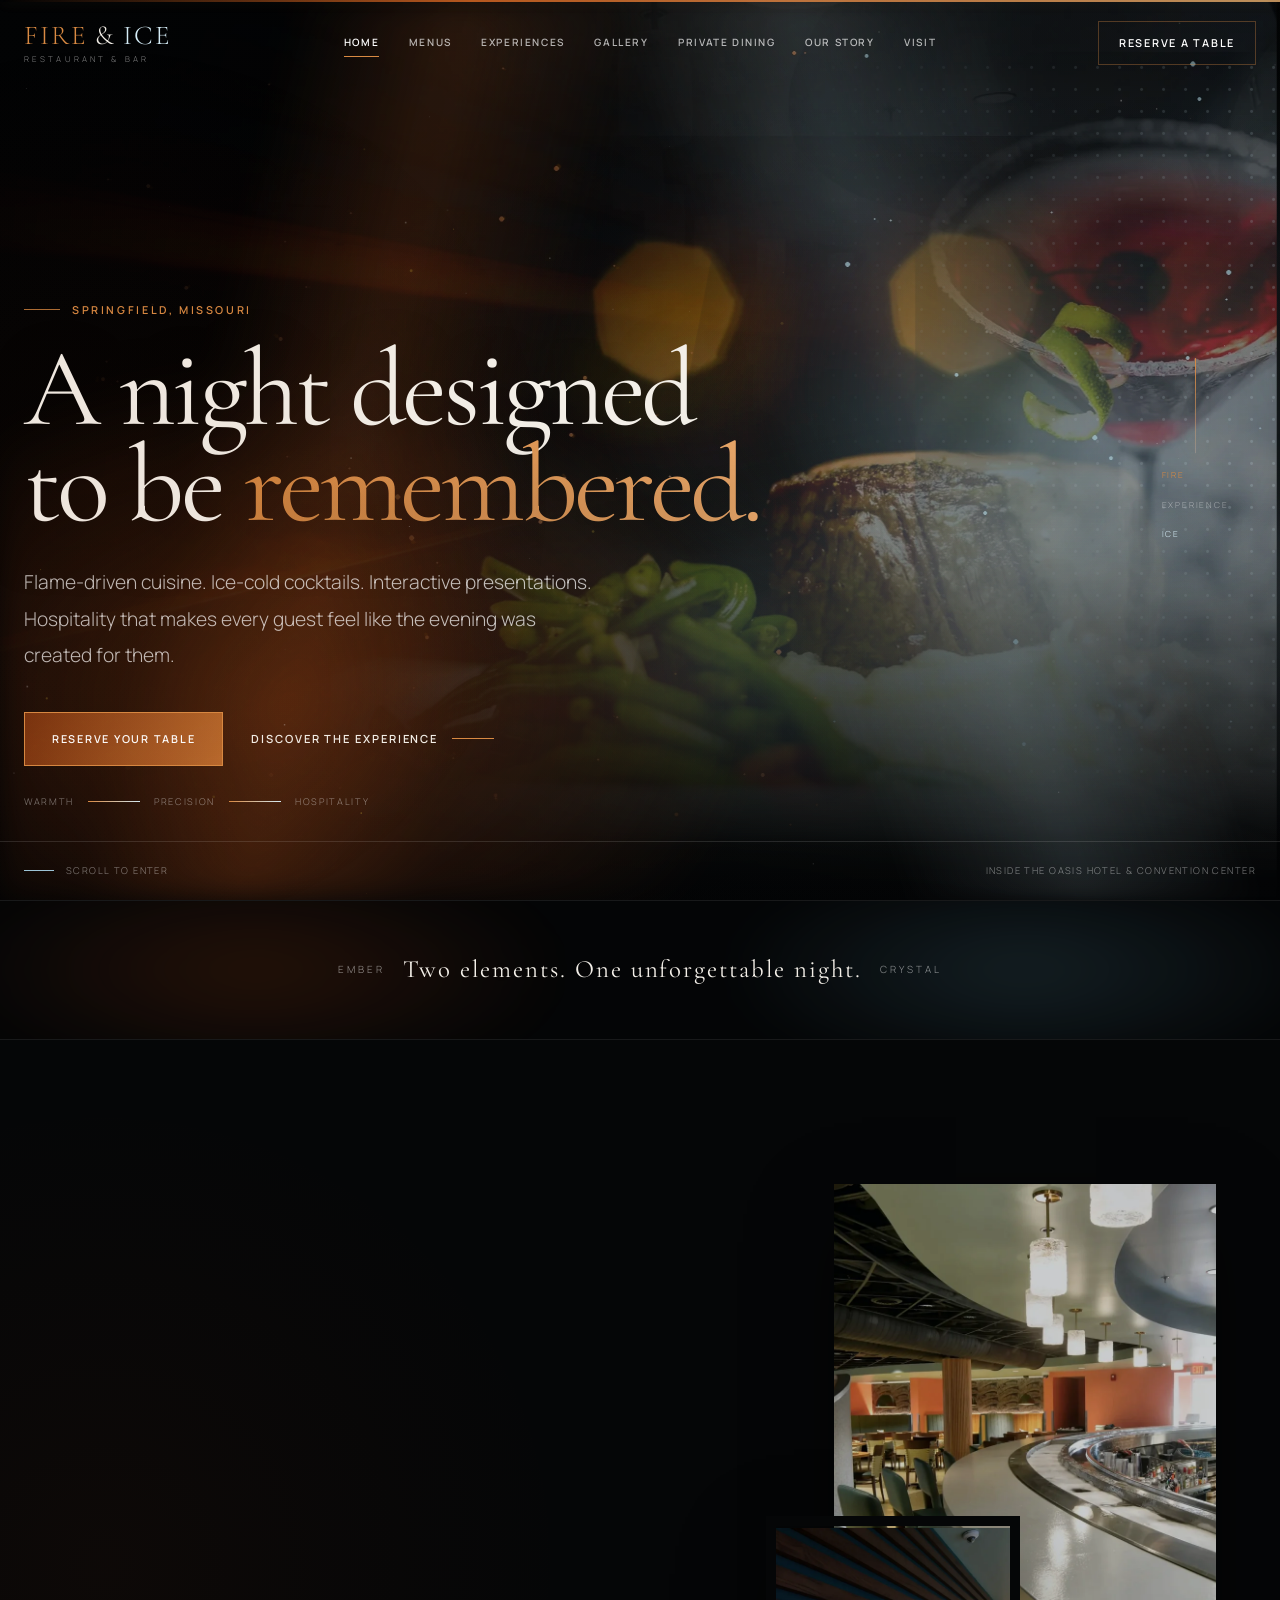
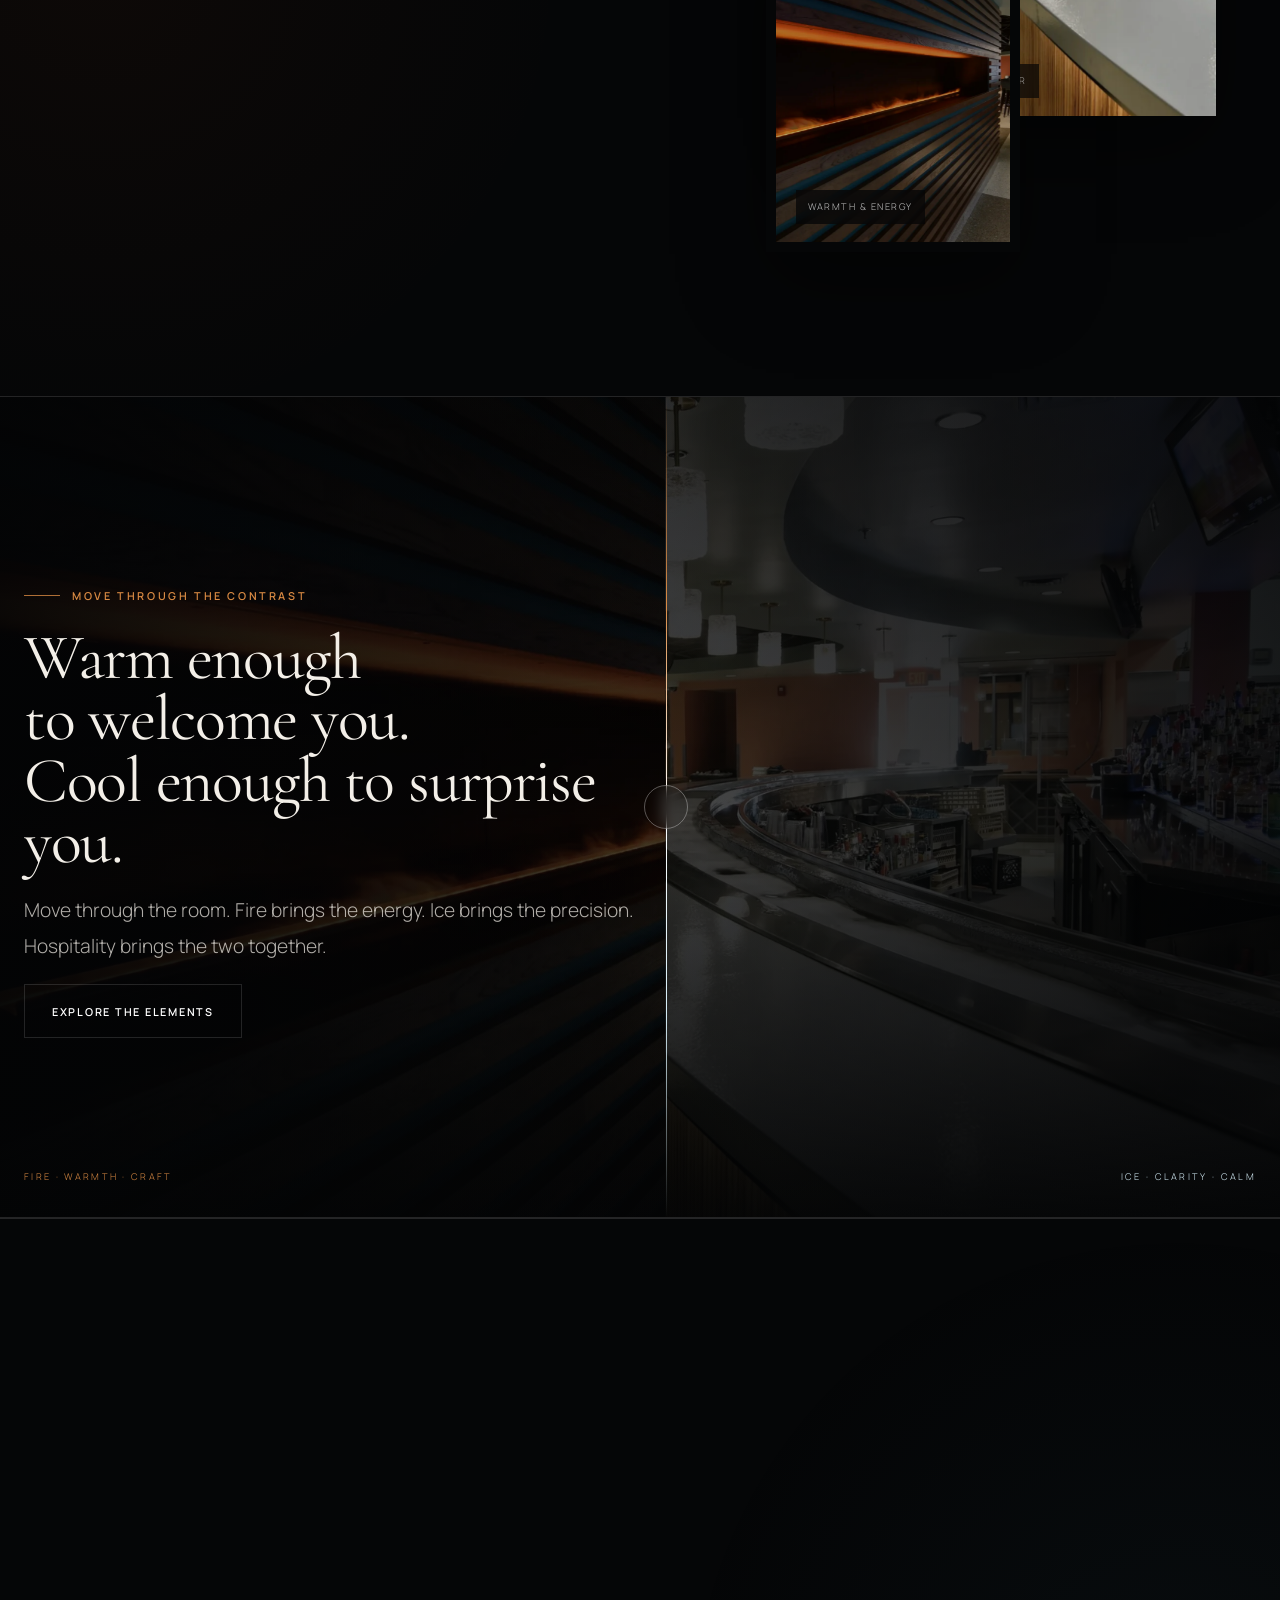
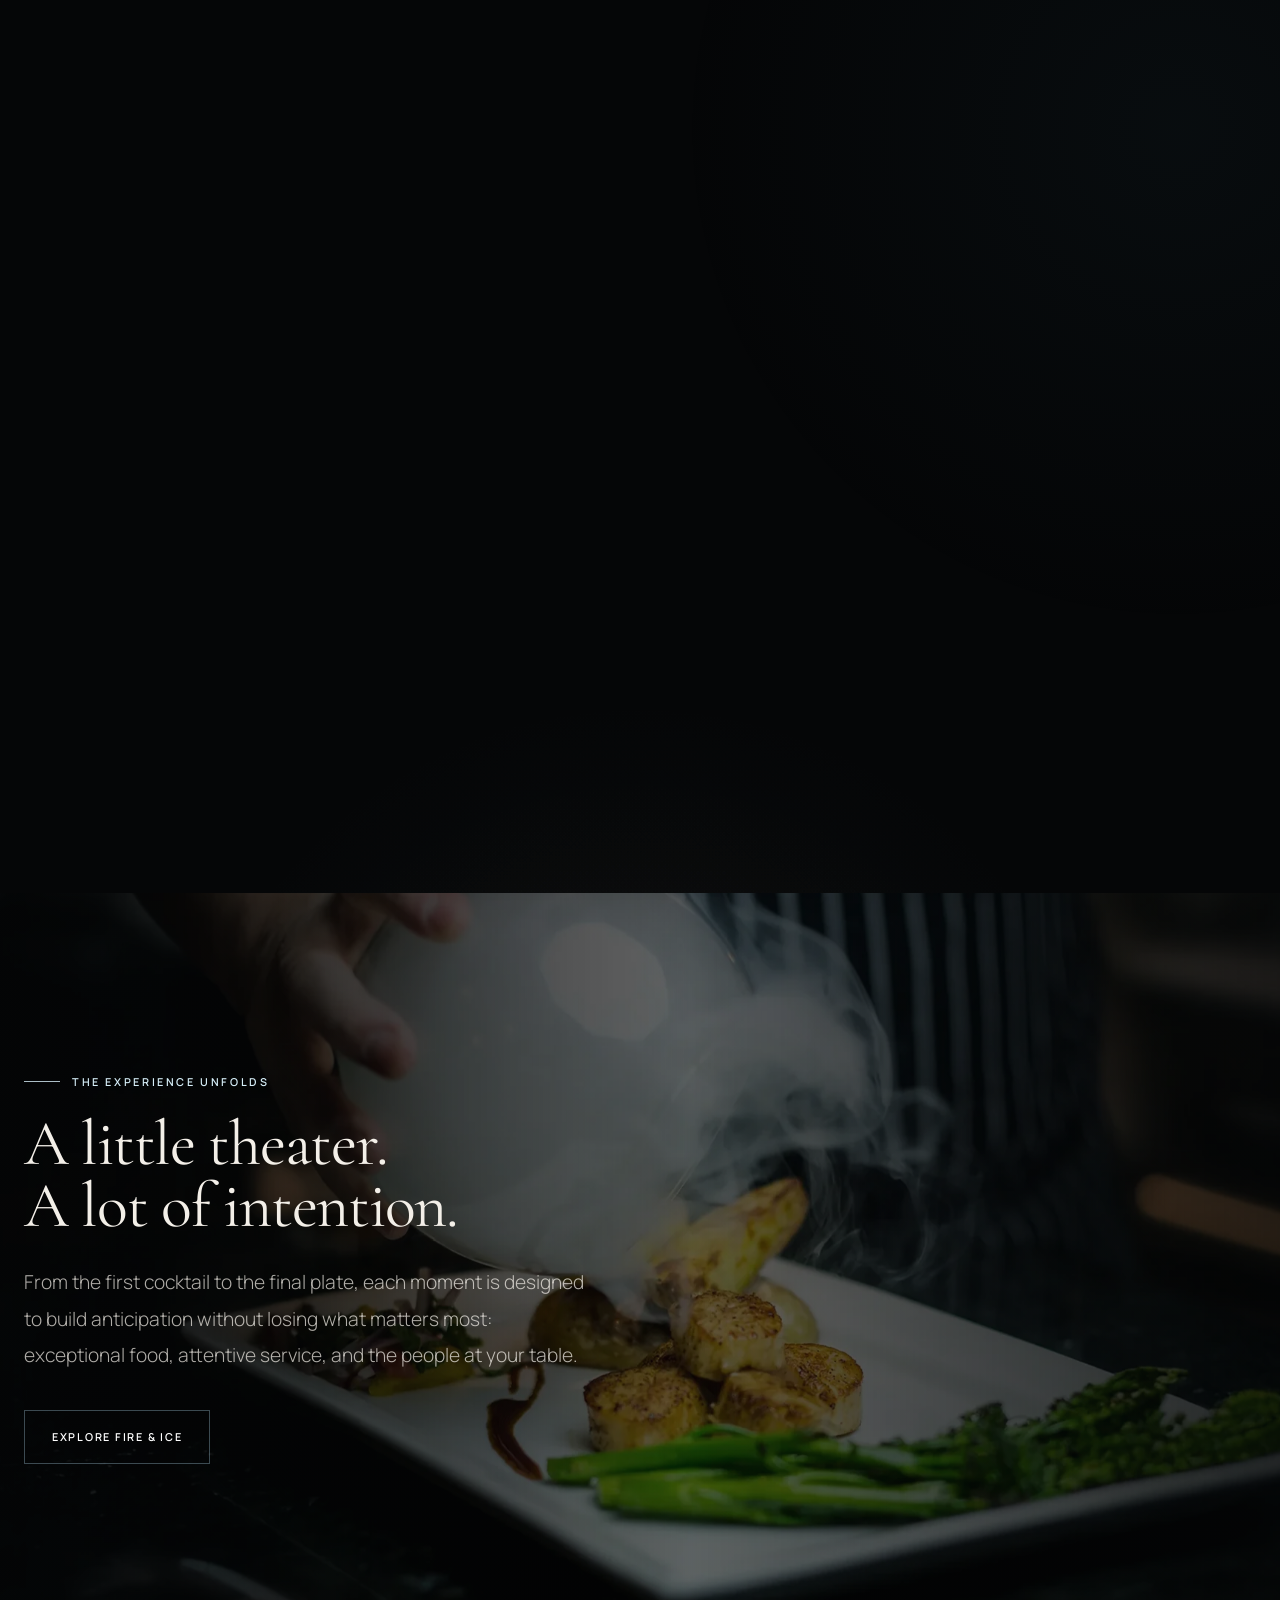
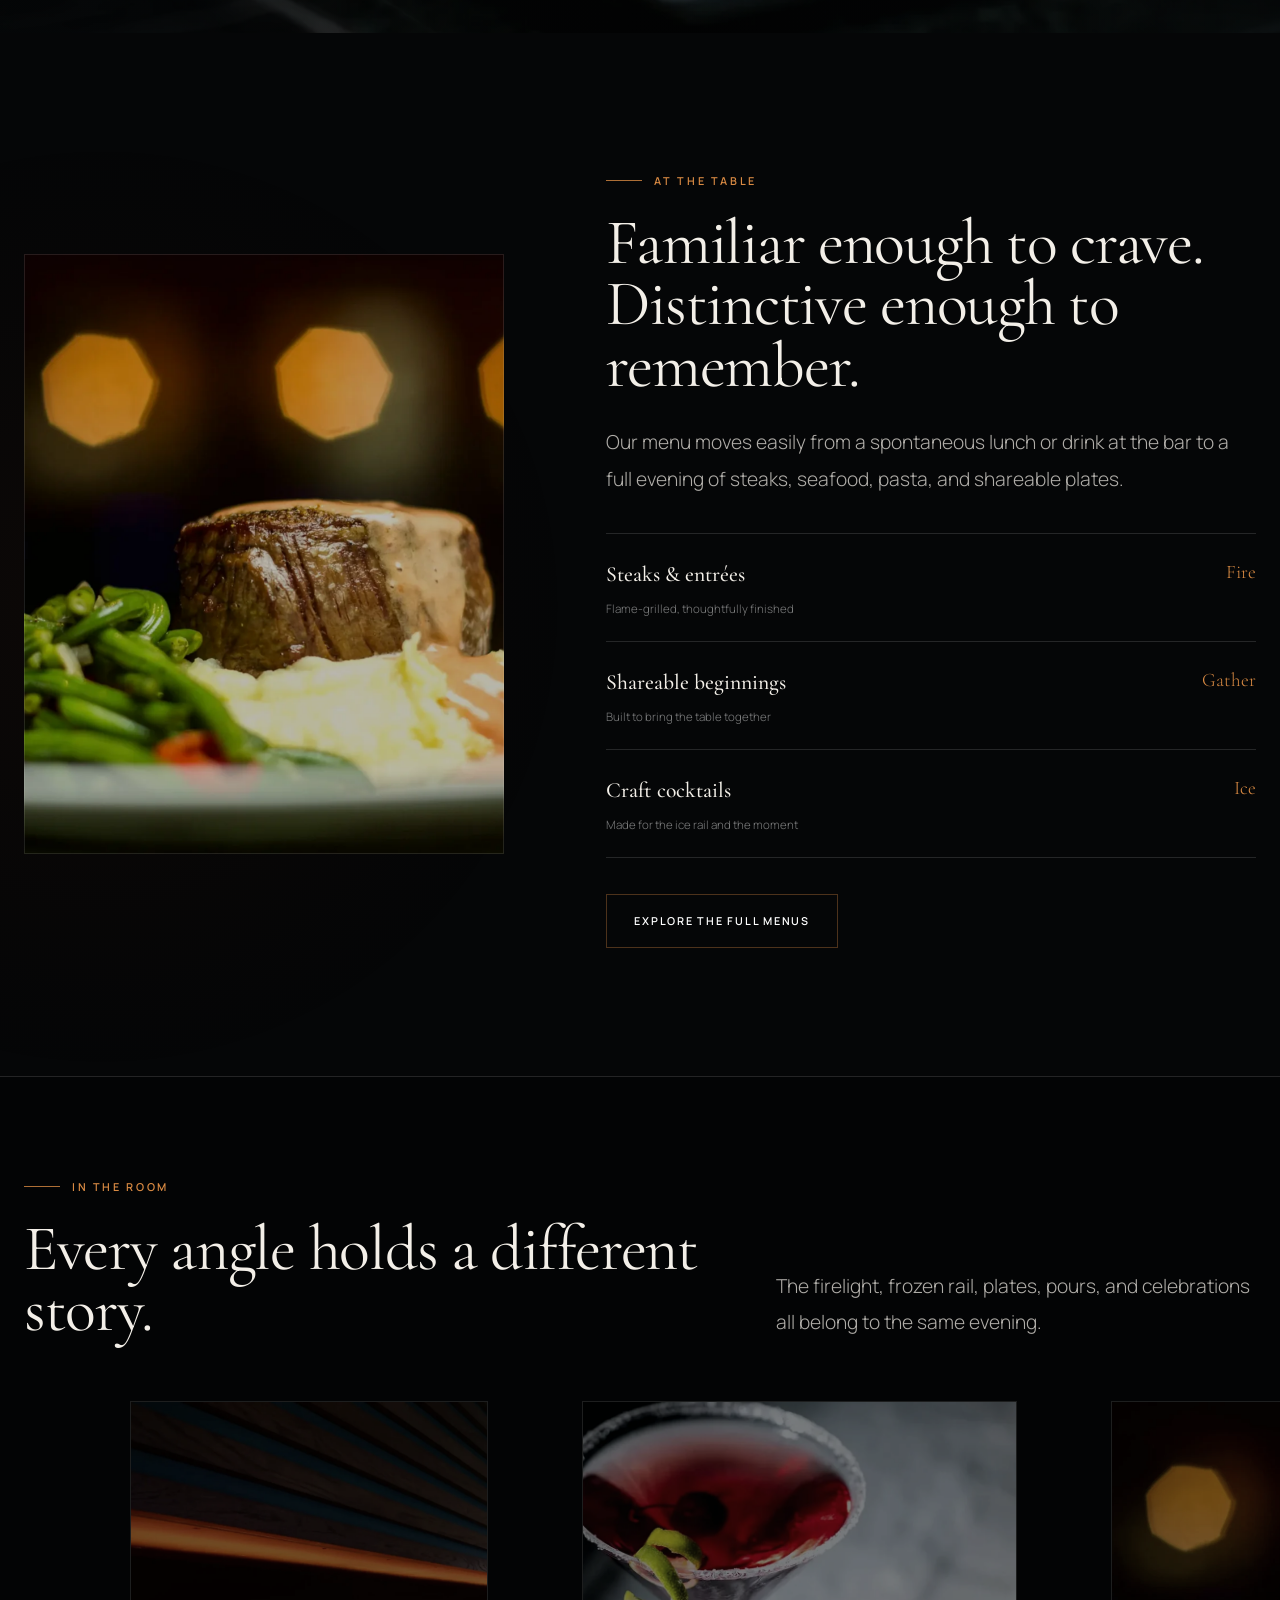
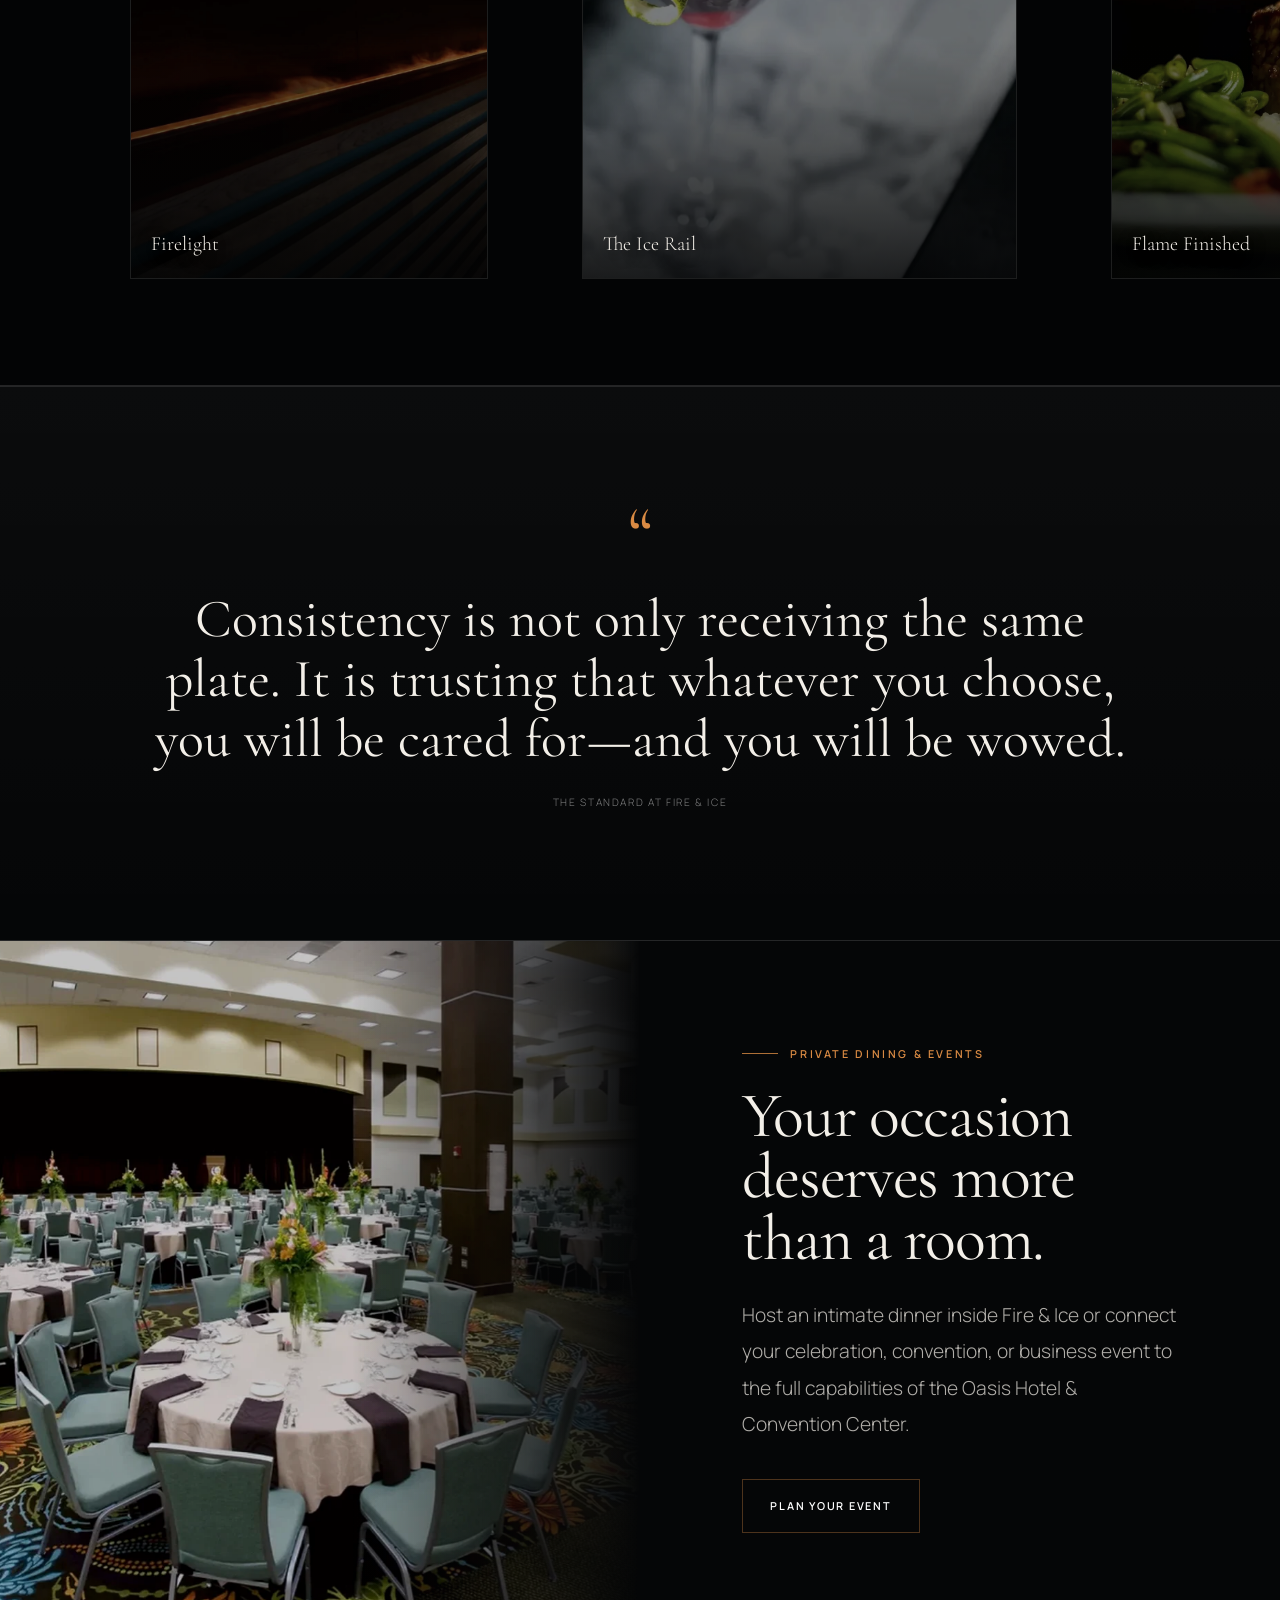
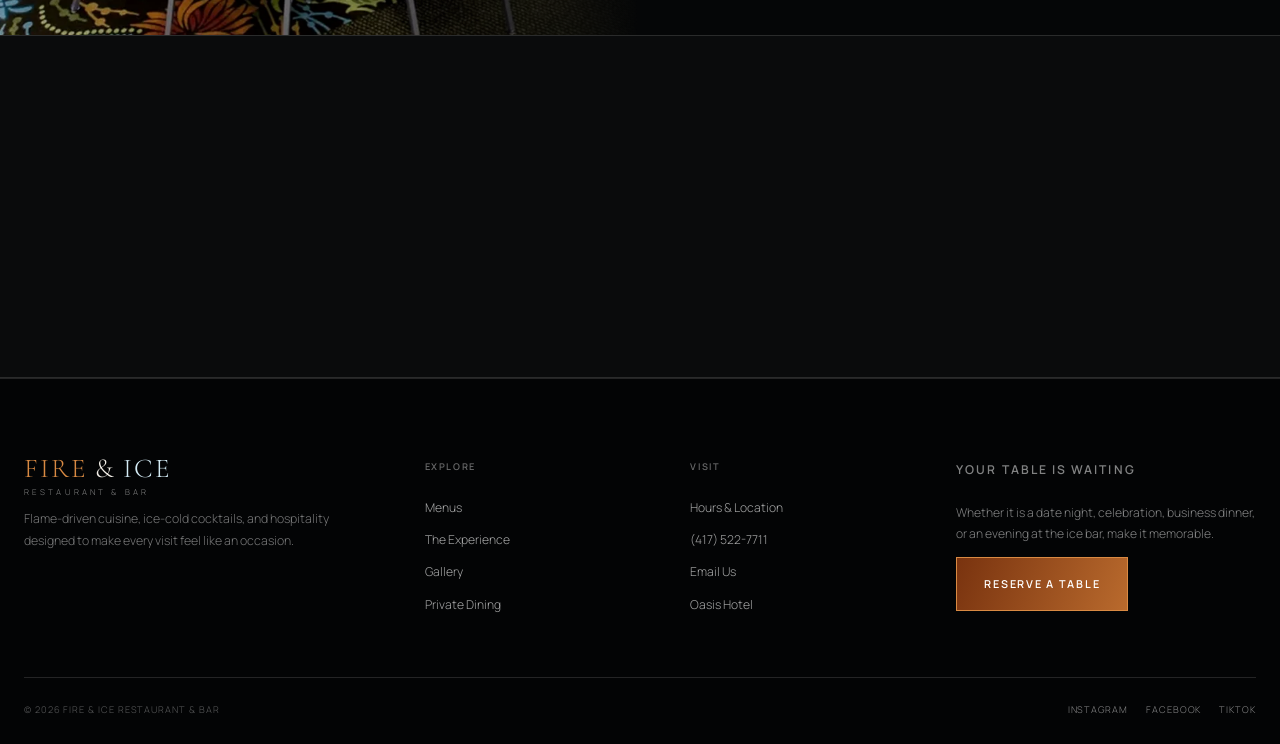
<file: index.html>
<!doctype html>
<html lang="en">
<head>
  <script>document.documentElement.classList.add('js')</script>
  <meta charset="utf-8">
  <meta name="viewport" content="width=device-width, initial-scale=1">
  <title>Fire & Ice Restaurant & Bar | Springfield, Missouri</title>
  <meta name="description" content="Experience flame-driven cuisine, Springfield's only ice bar, crafted cocktails, interactive presentations, and genuine hospitality at Fire & Ice Restaurant & Bar.">
  <meta name="theme-color" content="#050607">
  <meta property="og:title" content="Fire & Ice Restaurant & Bar">
  <meta property="og:description" content="A dining experience built around craft, contrast, and unforgettable hospitality.">
  <meta property="og:image" content="assets/images/social-card.webp">
  <meta property="og:type" content="website">
  <link rel="canonical" href="https://oasisfireandice.com/">
  <link rel="icon" href="favicon.svg" type="image/svg+xml">
  <link rel="manifest" href="site.webmanifest">
  <link rel="stylesheet" href="assets/css/styles.css">
  <script type="application/ld+json">{"@context":"https://schema.org","@type":"Restaurant","name":"Fire & Ice Restaurant & Bar","telephone":"+1-417-522-7711","address":{"@type":"PostalAddress","streetAddress":"2546 N Glenstone Ave","addressLocality":"Springfield","addressRegion":"MO","postalCode":"65803","addressCountry":"US"},"servesCuisine":["Steakhouse","Seafood","American"],"url":"https://oasisfireandice.com/","acceptsReservations":true}</script>
</head>
<body data-page="home">
  <div class="element-loader" data-loader aria-hidden="true"><div class="loader-mark"><div class="loader-wordmark"><span class="fire">FIRE</span> <span>&amp;</span> <span class="ice">ICE</span></div><div class="loader-line"></div><div class="loader-copy">An elemental dining experience</div></div></div>
  <svg aria-hidden="true" width="0" height="0" style="position:absolute">
    <filter id="heat-haze" x="-20%" y="-20%" width="140%" height="140%">
      <feTurbulence type="fractalNoise" baseFrequency="0.007 0.03" numOctaves="2" seed="9" result="noise">
        <animate attributeName="baseFrequency" dur="8s" values="0.007 0.03;0.011 0.045;0.007 0.03" repeatCount="indefinite"/>
      </feTurbulence>
      <feDisplacementMap in="SourceGraphic" in2="noise" scale="17" xChannelSelector="R" yChannelSelector="B"/>
    </filter>
  </svg>

  <div data-site-header></div>
  <main id="main-content">
    <section class="hero" aria-labelledby="hero-title" data-element-zone="both">
      <div class="hero-media" data-hero-motion>
        <img class="hero-image" src="assets/images/hero-elemental.webp" alt="A flame-grilled steak and jewel-toned cocktail framed by warm embers, cool glass, and drifting mist" fetchpriority="high">
        <img class="hero-heat-image" src="assets/images/hero-elemental.webp" alt="" aria-hidden="true">
        <div class="hero-fog" aria-hidden="true"></div>
        <div class="hero-frost" aria-hidden="true"></div>
        <canvas id="element-canvas" aria-hidden="true"></canvas>
      </div>
      <div class="hero-content">
        <div class="hero-copy">
          <p class="eyebrow reveal">Springfield, Missouri</p>
          <h1 class="display reveal delay-1" id="hero-title">A night designed to be <em>remembered.</em></h1>
          <p class="lede reveal delay-2">Flame-driven cuisine. Ice-cold cocktails. Interactive presentations. Hospitality that makes every guest feel like the evening was created for them.</p>
          <div class="hero-actions reveal delay-3">
            <a class="btn solid" href="https://www.opentable.com/r/fire-and-ice-restaurant-reservations-springfield?lang=en-US&ot_source=Restaurant+website&restref=15517" target="_blank" rel="noopener">Reserve your table</a>
            <a class="text-link" href="experiences.html">Discover the experience</a>
          </div>
          <div class="element-signature reveal delay-3"><span>Warmth</span><i></i><span>Precision</span><i></i><span>Hospitality</span></div>
        </div>
      </div>
      <div class="hero-element-meter" aria-hidden="true"><span>Fire</span><span>Experience</span><span>Ice</span></div>
      <div class="hero-foot"><div class="hero-foot-inner"><span class="scroll-mark">Scroll to enter</span><span>Inside the Oasis Hotel &amp; Convention Center</span></div></div>
    </section>

    <div class="element-transition" aria-hidden="true"><div class="element-transition-copy"><span>Ember</span><b>Two elements. One unforgettable night.</b><span>Crystal</span></div></div>

    <section class="section" data-element-zone="fire">
      <div class="container intro-grid">
        <div class="intro-copy reveal">
          <p class="eyebrow">More than dinner</p>
          <h2 class="h2">The contrast catches your attention. The experience is what stays with you.</h2>
          <p class="lede">Fire &amp; Ice is where warmth and precision meet—an open kitchen alive with energy, a one-of-a-kind frozen bar, dramatic presentations, crafted cocktails, and a team that understands the difference between serving a meal and creating a memory.</p>
          <a class="text-link" href="about.html">Our approach to hospitality</a>
        </div>
        <div class="editorial-stack reveal delay-1" aria-label="Fire and Ice restaurant atmosphere">
          <figure class="editorial-img primary tilt-card"><img src="assets/images/icebar-wide.webp" alt="The sculptural frozen rail at the curved Fire and Ice bar" loading="lazy" data-parallax="20"><figcaption class="caption">Springfield's only ice bar</figcaption></figure>
          <figure class="editorial-img secondary tilt-card"><img src="assets/images/fireplace.webp" alt="Warm linear fire feature inside Fire and Ice" loading="lazy" data-parallax="-14"><figcaption class="caption">Warmth &amp; energy</figcaption></figure>
        </div>
      </div>
    </section>

    <section class="duality-section" data-duality data-element-zone="both" aria-label="Interactive Fire and Ice atmosphere reveal">
      <div class="duality-stage">
        <div class="duality-layer fire"><img src="assets/images/fireplace.webp" alt="Warm firelight and forged textures"></div>
        <div class="duality-layer ice"><img src="assets/images/icebar-wide.webp" alt="The cool reflective surface of the frozen bar"></div>
        <div class="duality-divider" aria-hidden="true"></div>
      </div>
      <div class="duality-copy">
        <div class="duality-copy-inner reveal">
          <p class="eyebrow">Move through the contrast</p>
          <h2 class="h2">Warm enough to welcome you.<br>Cool enough to surprise you.</h2>
          <p class="lede">Move through the room. Fire brings the energy. Ice brings the precision. Hospitality brings the two together.</p>
          <a class="btn ghost" href="experiences.html">Explore the elements</a>
        </div>
      </div>
      <div class="duality-labels" aria-hidden="true"><span>Fire · warmth · craft</span><span>Ice · clarity · calm</span></div>
    </section>

    <section class="section section-rule" data-element-zone="ice">
      <div class="container">
        <div class="experience-heading">
          <div class="reveal"><p class="eyebrow">Signature moments</p><h2 class="h2">The details guests talk about tomorrow.</h2></div>
          <p class="lede reveal delay-1">The most memorable parts of Fire &amp; Ice are not separate attractions. They are woven into the way the evening unfolds.</p>
        </div>
        <div class="experience-grid">
          <a class="experience-card reveal tilt-card" data-effect="mist" href="experiences.html#presentations"><img src="assets/images/experience-smoke.webp" alt="A dramatic tableside presentation surrounded by rolling mist" loading="lazy"><div class="experience-content"><span class="experience-number">01</span><h3 class="h3">Interactive presentations</h3><p>Smoke, flame, chilled towers, and tableside moments turn anticipation into part of the meal.</p></div></a>
          <a class="experience-card reveal delay-1 tilt-card" data-effect="ice" href="experiences.html#icebar"><img src="assets/images/cocktail-ice.webp" alt="A jewel-toned martini presented along the frozen bar rail" loading="lazy"><div class="experience-content"><span class="experience-number">02</span><h3 class="h3">Springfield’s only ice bar</h3><p>A curved six-inch frozen inset keeps every drink perfectly chilled.</p></div></a>
          <a class="experience-card reveal delay-2 tilt-card" data-effect="fire" href="experiences.html#fire"><img src="assets/images/fireplace.webp" alt="Warm fire feature inside the restaurant" loading="lazy"><div class="experience-content"><span class="experience-number">03</span><h3 class="h3">A room built on contrast</h3><p>Copper warmth, cool reflections, and an atmosphere made for lingering.</p></div></a>
        </div>
      </div>
    </section>

    <section class="element-band section" data-element-zone="ice">
      <div class="element-band-media"><img src="assets/images/experience-smoke.webp" alt="A plate revealed through a veil of culinary smoke" loading="lazy" data-parallax="26"></div>
      <div class="element-band-copy">
        <div class="reveal"><p class="eyebrow ice">The experience unfolds</p><h2 class="h2">A little theater.<br>A lot of intention.</h2><p class="lede">From the first cocktail to the final plate, each moment is designed to build anticipation without losing what matters most: exceptional food, attentive service, and the people at your table.</p><a class="btn ice-btn" href="experiences.html">Explore Fire &amp; Ice</a></div>
      </div>
    </section>

    <section class="section" data-element-zone="fire">
      <div class="container menu-preview">
        <div class="menu-preview-media reveal tilt-card"><img src="assets/images/steak.webp" alt="A flame-grilled steak presented in dramatic restaurant lighting" loading="lazy" data-parallax="18"></div>
        <div class="menu-preview-copy reveal delay-1">
          <p class="eyebrow">At the table</p>
          <h2 class="h2">Familiar enough to crave. Distinctive enough to remember.</h2>
          <p class="lede">Our menu moves easily from a spontaneous lunch or drink at the bar to a full evening of steaks, seafood, pasta, and shareable plates.</p>
          <div class="menu-mini-list">
            <div class="menu-mini-item"><div><strong>Steaks &amp; entrées</strong><small>Flame-grilled, thoughtfully finished</small></div><span>Fire</span></div>
            <div class="menu-mini-item"><div><strong>Shareable beginnings</strong><small>Built to bring the table together</small></div><span>Gather</span></div>
            <div class="menu-mini-item"><div><strong>Craft cocktails</strong><small>Made for the ice rail and the moment</small></div><span>Ice</span></div>
          </div>
          <a class="btn" href="menu.html">Explore the full menus</a>
        </div>
      </div>
    </section>

    <section class="cinematic-rail section-rule" data-element-zone="both">
      <div class="rail-head"><div><p class="eyebrow">In the room</p><h2 class="h2">Every angle holds a different story.</h2></div><p class="lede">The firelight, frozen rail, plates, pours, and celebrations all belong to the same evening.</p></div>
      <div class="rail-track" aria-label="Fire and Ice image highlights">
        <figure class="rail-shot"><img src="assets/images/gallery-fire-detail.webp" alt="Warm glowing fire detail"><figcaption>Firelight</figcaption></figure>
        <figure class="rail-shot"><img src="assets/images/gallery-ice-detail.webp" alt="Cocktail on the frozen rail"><figcaption>The Ice Rail</figcaption></figure>
        <figure class="rail-shot"><img src="assets/images/gallery-steak-close.webp" alt="Close view of a steak dinner"><figcaption>Flame Finished</figcaption></figure>
        <figure class="rail-shot"><img src="assets/images/gallery-smoke-close.webp" alt="Food presentation with rolling smoke"><figcaption>The Reveal</figcaption></figure>
        <figure class="rail-shot"><img src="assets/images/gallery-room-curve.webp" alt="Curved restaurant dining room"><figcaption>The Room</figcaption></figure>
        <figure class="rail-shot"><img src="assets/images/gallery-cocktail-amber.webp" alt="Amber cocktail in warm light"><figcaption>The First Pour</figcaption></figure>
        <figure class="rail-shot"><img src="assets/images/gallery-fire-detail.webp" alt="Warm glowing fire detail"><figcaption>Firelight</figcaption></figure>
        <figure class="rail-shot"><img src="assets/images/gallery-ice-detail.webp" alt="Cocktail on the frozen rail"><figcaption>The Ice Rail</figcaption></figure>
        <figure class="rail-shot"><img src="assets/images/gallery-steak-close.webp" alt="Close view of a steak dinner"><figcaption>Flame Finished</figcaption></figure>
        <figure class="rail-shot"><img src="assets/images/gallery-smoke-close.webp" alt="Food presentation with rolling smoke"><figcaption>The Reveal</figcaption></figure>
        <figure class="rail-shot"><img src="assets/images/gallery-room-curve.webp" alt="Curved restaurant dining room"><figcaption>The Room</figcaption></figure>
        <figure class="rail-shot"><img src="assets/images/gallery-cocktail-amber.webp" alt="Amber cocktail in warm light"><figcaption>The First Pour</figcaption></figure>
      </div>
    </section>

    <section class="section hospitality section-rule" data-element-zone="both">
      <div class="quote-wrap reveal">
        <div class="quote-mark">“</div>
        <blockquote>Consistency is not only receiving the same plate. It is trusting that whatever you choose, you will be cared for—and you will be wowed.</blockquote>
        <div class="quote-attribution">The standard at Fire &amp; Ice</div>
      </div>
    </section>

    <section class="event-split section-rule" data-element-zone="fire">
      <div class="event-split-media"><img src="assets/images/convention-center.webp" alt="Elegant event setup at the Oasis Hotel and Convention Center" loading="lazy" data-parallax="18"></div>
      <div class="event-split-copy reveal">
        <p class="eyebrow">Private dining &amp; events</p>
        <h2 class="h2">Your occasion deserves more than a room.</h2>
        <p class="lede">Host an intimate dinner inside Fire &amp; Ice or connect your celebration, convention, or business event to the full capabilities of the Oasis Hotel &amp; Convention Center.</p>
        <div><a class="btn" href="private-dining.html">Plan your event</a></div>
      </div>
    </section>

    <section class="section-tight visit-band">
      <div class="container visit-grid">
        <h3 class="h3 reveal">Your next memorable night is closer than you think.</h3>
        <div class="visit-item reveal delay-1"><span class="label">Hours</span><p>Mon–Thu · 11am–9:30pm<br>Fri–Sat · 11am–10pm<br>Sunday · 11am–9pm<br><span class="muted">Bar open later nightly</span></p></div>
        <div class="visit-item reveal delay-2"><span class="label">Location</span><p>2546 N Glenstone Ave<br>Springfield, MO 65803<br>Inside the Oasis Hotel</p></div>
        <div class="visit-item reveal delay-3"><span class="label">Contact</span><p><a href="tel:+14175227711">(417) 522-7711</a><br><a href="contact.html">Directions &amp; details</a></p></div>
      </div>
    </section>
  </main>
  <div data-site-footer></div>
  <script src="assets/js/main.js"></script>
</body>
</html>
</file>
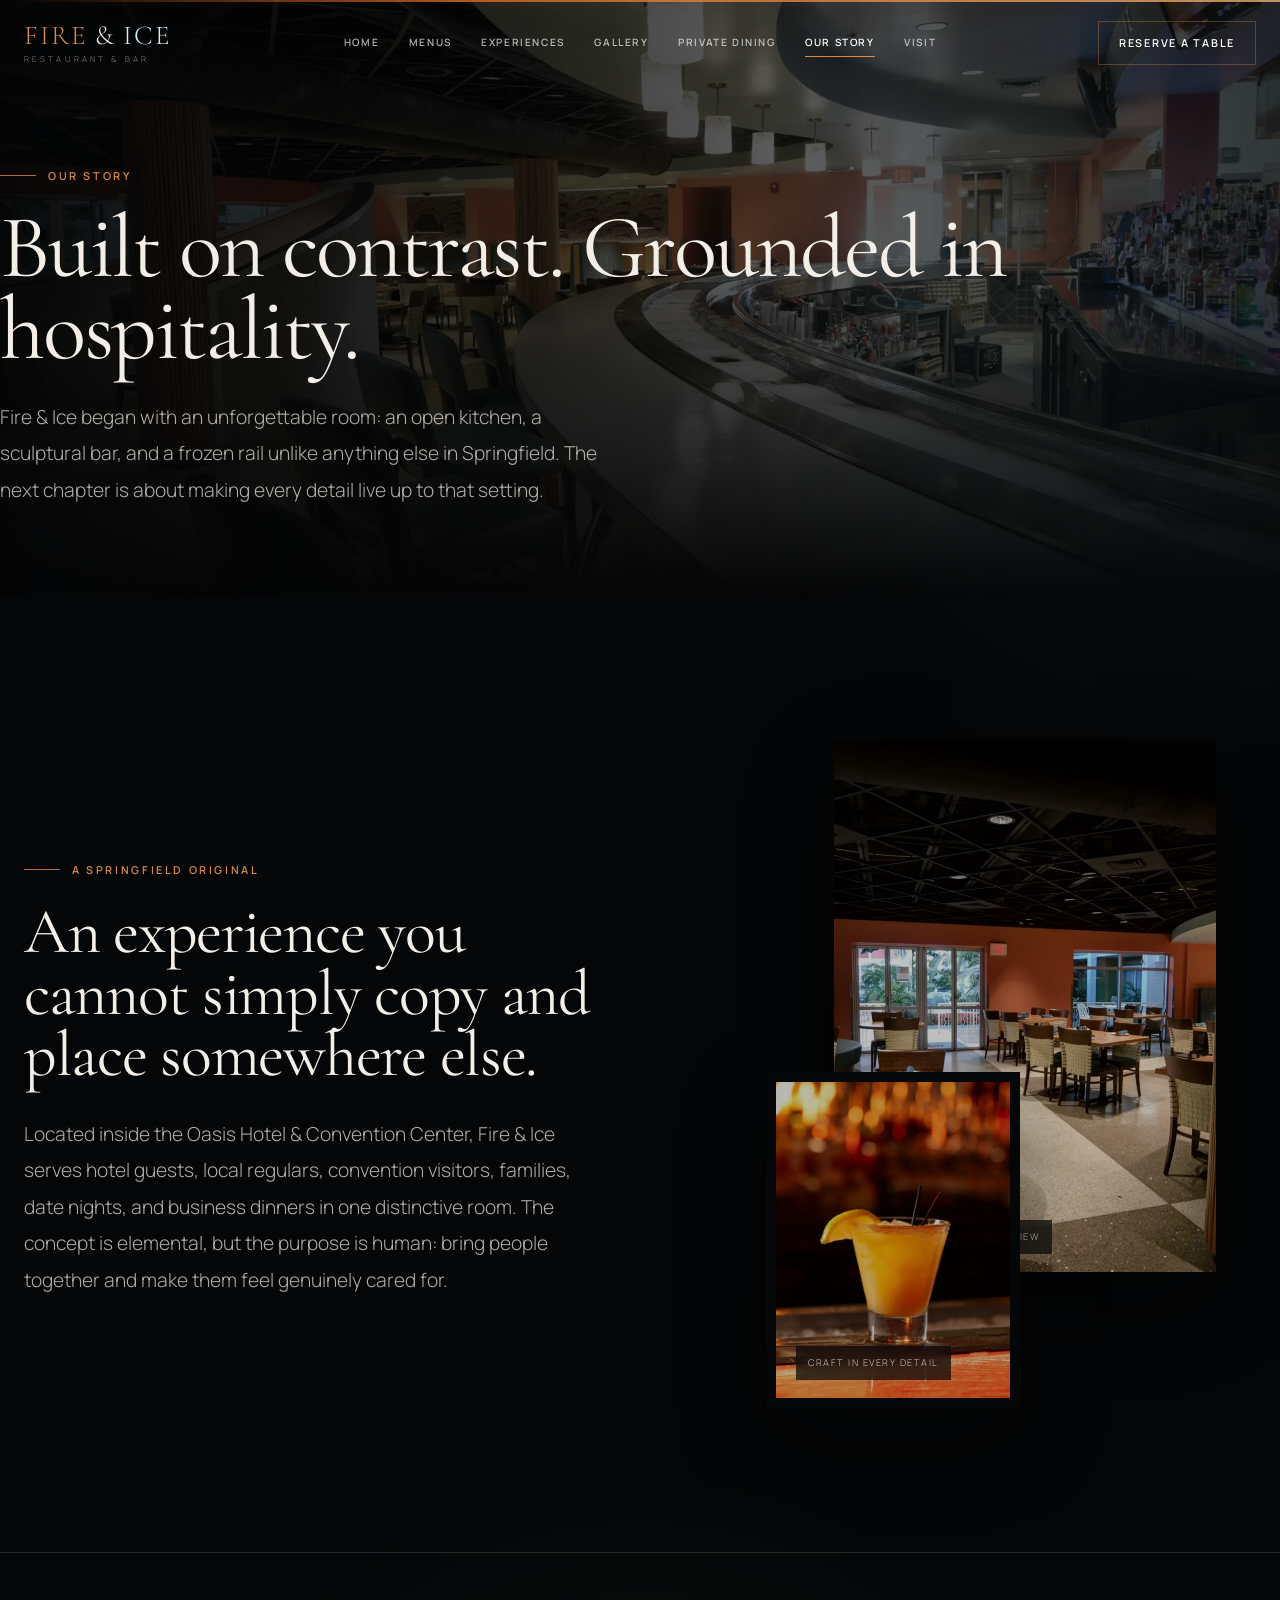
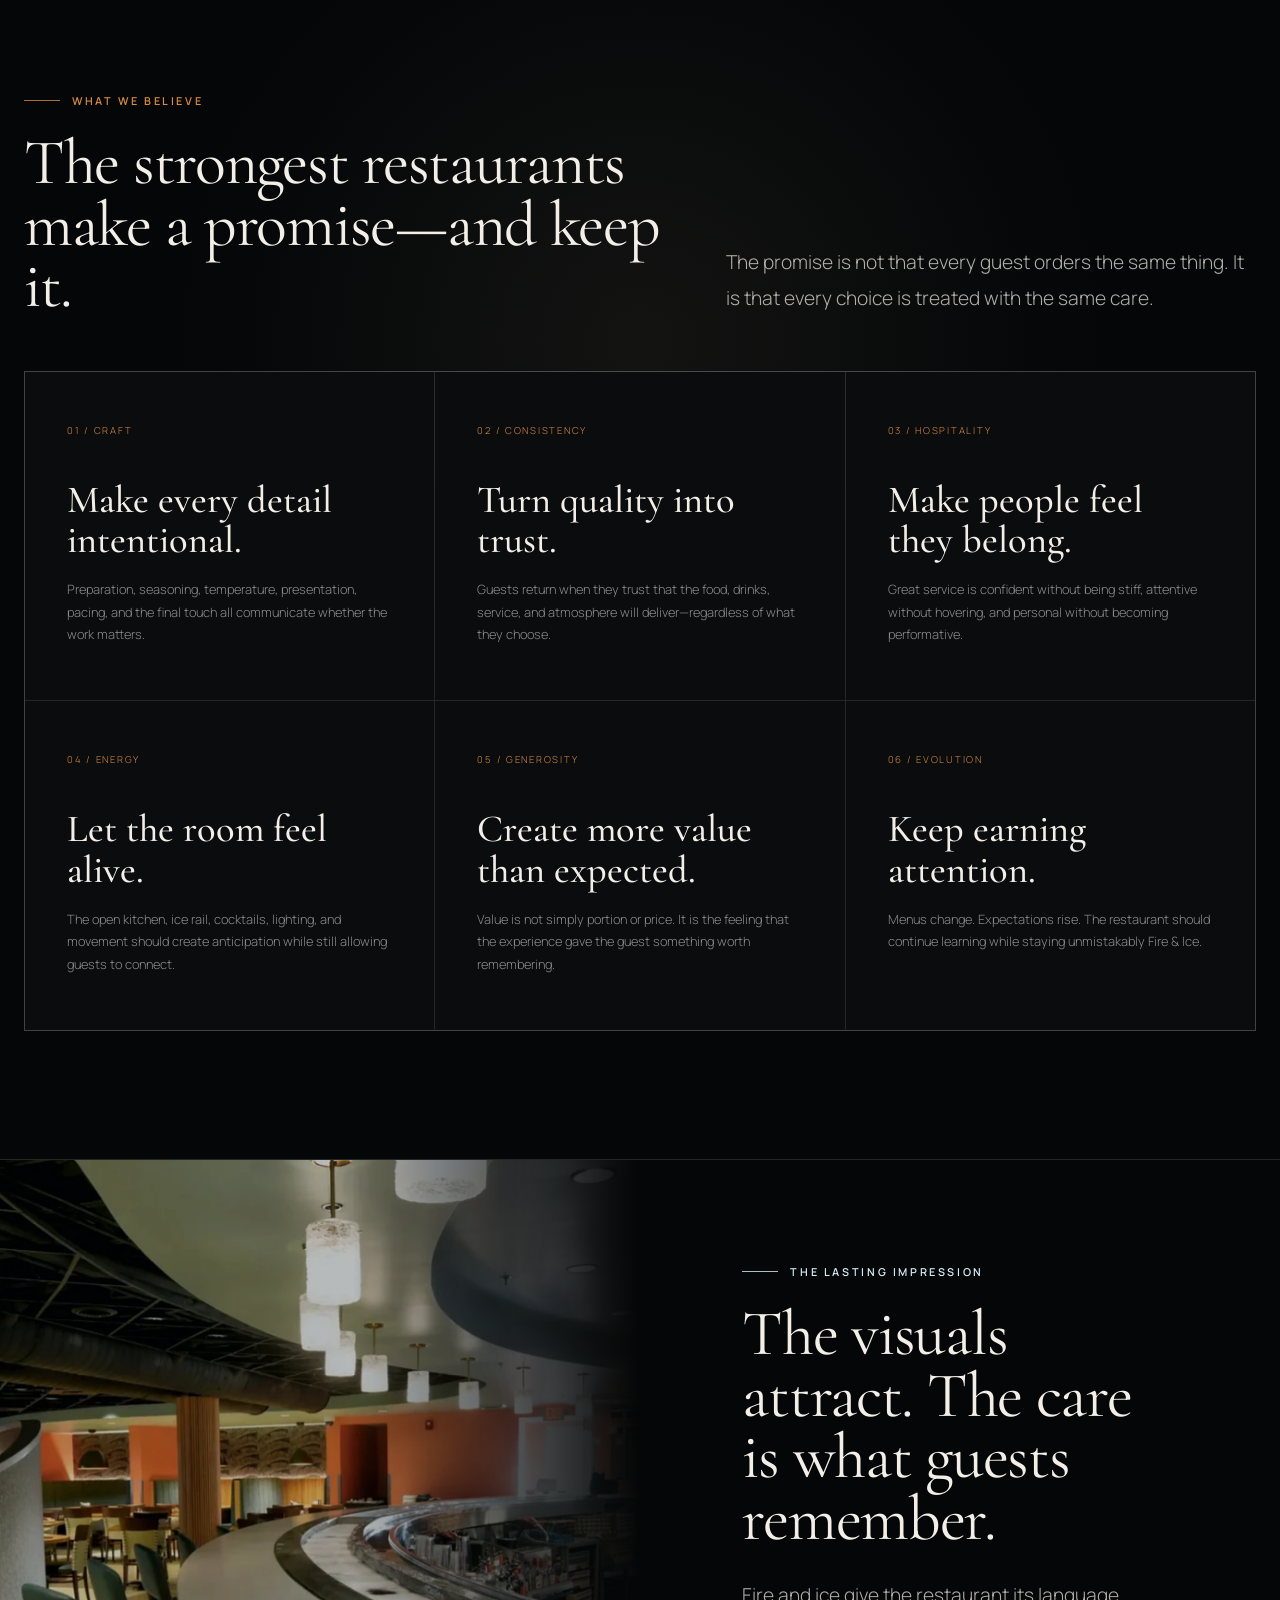
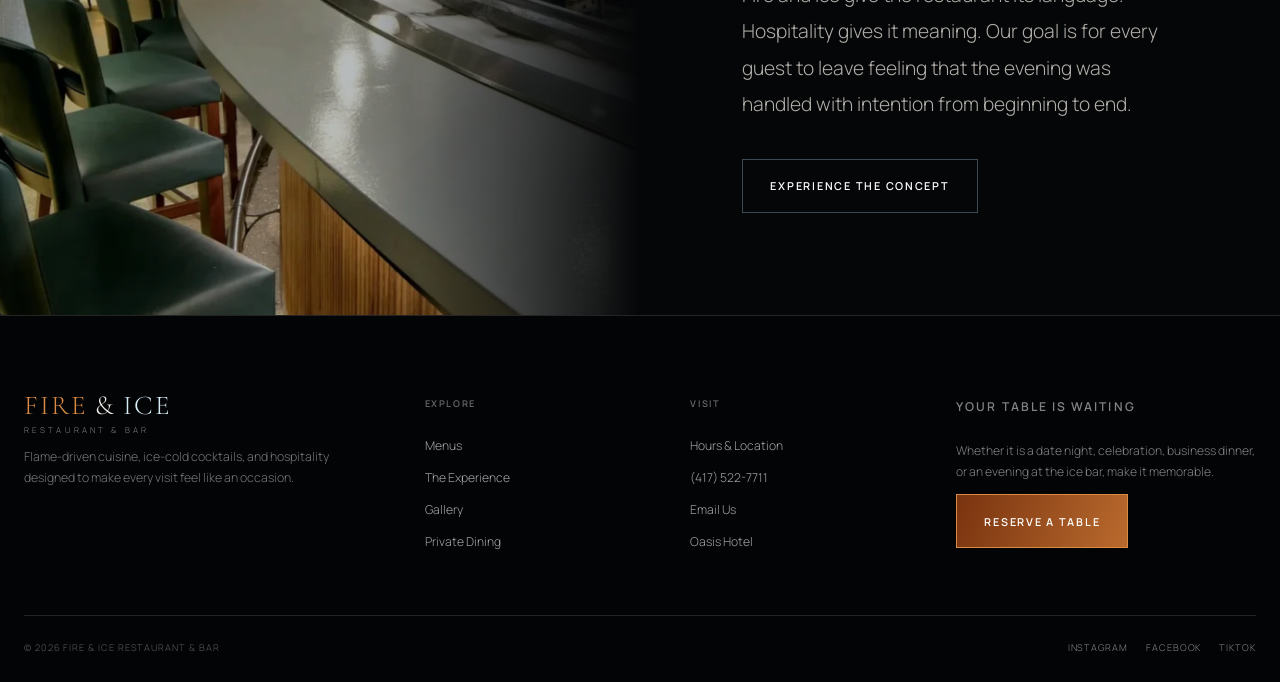
<file: about.html>
<!doctype html>
<html lang="en">
<head>
  <script>document.documentElement.classList.add('js')</script>
  <meta charset="utf-8"><meta name="viewport" content="width=device-width, initial-scale=1">
  <title>Our Story | Fire & Ice Restaurant & Bar</title>
  <meta name="description" content="Learn how Fire & Ice brings together elemental design, a one-of-a-kind ice bar, open-kitchen energy, and genuine hospitality.">
  <meta name="theme-color" content="#050607"><meta property="og:image" content="assets/images/social-card.webp">
  <link rel="icon" href="favicon.svg" type="image/svg+xml">
  <link rel="manifest" href="site.webmanifest">
  <link rel="stylesheet" href="assets/css/styles.css">
</head>
<body data-page="about">
  <div data-site-header></div>
  <main id="main-content">
    <section class="page-hero" data-element-zone="ice">
      <div class="page-hero-media"><img src="assets/images/icebar-wide.webp" alt="The sweeping curved ice bar inside Fire and Ice" fetchpriority="high"></div>
      <div class="page-hero-content"><p class="eyebrow reveal">Our story</p><h1 class="h1 reveal delay-1">Built on contrast. Grounded in hospitality.</h1><p class="lede reveal delay-2">Fire &amp; Ice began with an unforgettable room: an open kitchen, a sculptural bar, and a frozen rail unlike anything else in Springfield. The next chapter is about making every detail live up to that setting.</p></div>
    </section>

    <section class="section" data-element-zone="both">
      <div class="container intro-grid">
        <div class="intro-copy reveal"><p class="eyebrow">A Springfield original</p><h2 class="h2">An experience you cannot simply copy and place somewhere else.</h2><p class="lede">Located inside the Oasis Hotel &amp; Convention Center, Fire &amp; Ice serves hotel guests, local regulars, convention visitors, families, date nights, and business dinners in one distinctive room. The concept is elemental, but the purpose is human: bring people together and make them feel genuinely cared for.</p></div>
        <div class="editorial-stack reveal delay-1"><figure class="editorial-img primary"><img src="assets/images/dining-room.webp" alt="Curving architectural forms inside the Fire and Ice dining room" loading="lazy" data-parallax="18"><figcaption class="caption">A room with a point of view</figcaption></figure><figure class="editorial-img secondary"><img src="assets/images/amber-cocktail.webp" alt="A cocktail glowing beside warm firelight" loading="lazy" data-parallax="-12"><figcaption class="caption">Craft in every detail</figcaption></figure></div>
      </div>
    </section>

    <section class="section section-rule">
      <div class="container">
        <div class="experience-heading"><div class="reveal"><p class="eyebrow">What we believe</p><h2 class="h2">The strongest restaurants make a promise—and keep it.</h2></div><p class="lede reveal delay-1">The promise is not that every guest orders the same thing. It is that every choice is treated with the same care.</p></div>
        <div class="values-grid">
          <article class="value reveal"><span class="index">01 / CRAFT</span><h3 class="h3">Make every detail intentional.</h3><p>Preparation, seasoning, temperature, presentation, pacing, and the final touch all communicate whether the work matters.</p></article>
          <article class="value reveal delay-1"><span class="index">02 / CONSISTENCY</span><h3 class="h3">Turn quality into trust.</h3><p>Guests return when they trust that the food, drinks, service, and atmosphere will deliver—regardless of what they choose.</p></article>
          <article class="value reveal delay-2"><span class="index">03 / HOSPITALITY</span><h3 class="h3">Make people feel they belong.</h3><p>Great service is confident without being stiff, attentive without hovering, and personal without becoming performative.</p></article>
          <article class="value reveal"><span class="index">04 / ENERGY</span><h3 class="h3">Let the room feel alive.</h3><p>The open kitchen, ice rail, cocktails, lighting, and movement should create anticipation while still allowing guests to connect.</p></article>
          <article class="value reveal delay-1"><span class="index">05 / GENEROSITY</span><h3 class="h3">Create more value than expected.</h3><p>Value is not simply portion or price. It is the feeling that the experience gave the guest something worth remembering.</p></article>
          <article class="value reveal delay-2"><span class="index">06 / EVOLUTION</span><h3 class="h3">Keep earning attention.</h3><p>Menus change. Expectations rise. The restaurant should continue learning while staying unmistakably Fire &amp; Ice.</p></article>
        </div>
      </div>
    </section>

    <section class="event-split section-rule" data-element-zone="ice">
      <div class="event-split-media"><img src="assets/images/gallery-bar-curve.webp" alt="The sculptural curve and reflective surface of the ice bar" loading="lazy" data-parallax="18"></div>
      <div class="event-split-copy reveal"><p class="eyebrow ice">The lasting impression</p><h2 class="h2">The visuals attract. The care is what guests remember.</h2><p class="lede">Fire and ice give the restaurant its language. Hospitality gives it meaning. Our goal is for every guest to leave feeling that the evening was handled with intention from beginning to end.</p><div><a class="btn ice-btn" href="experiences.html">Experience the concept</a></div></div>
    </section>
  </main>
  <div data-site-footer></div>
  <script src="assets/js/main.js"></script>
</body>
</html>
</file>
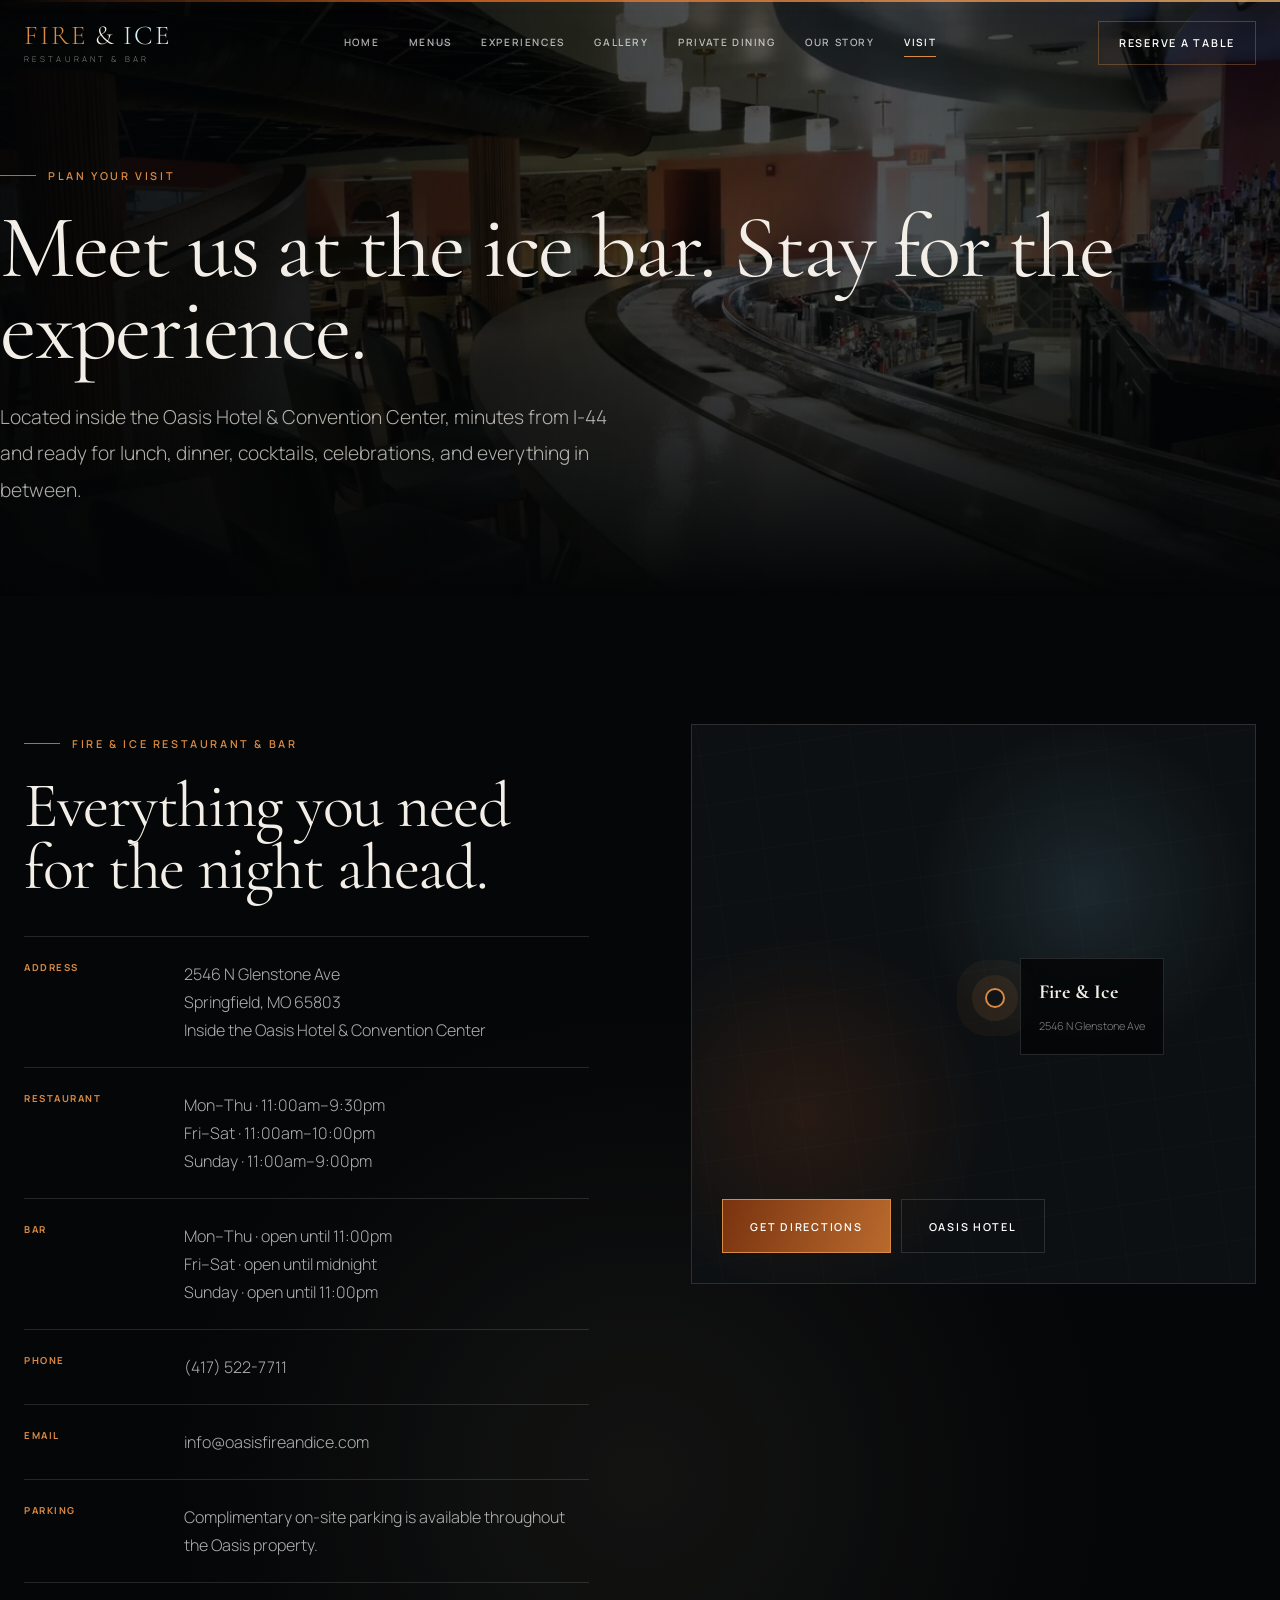
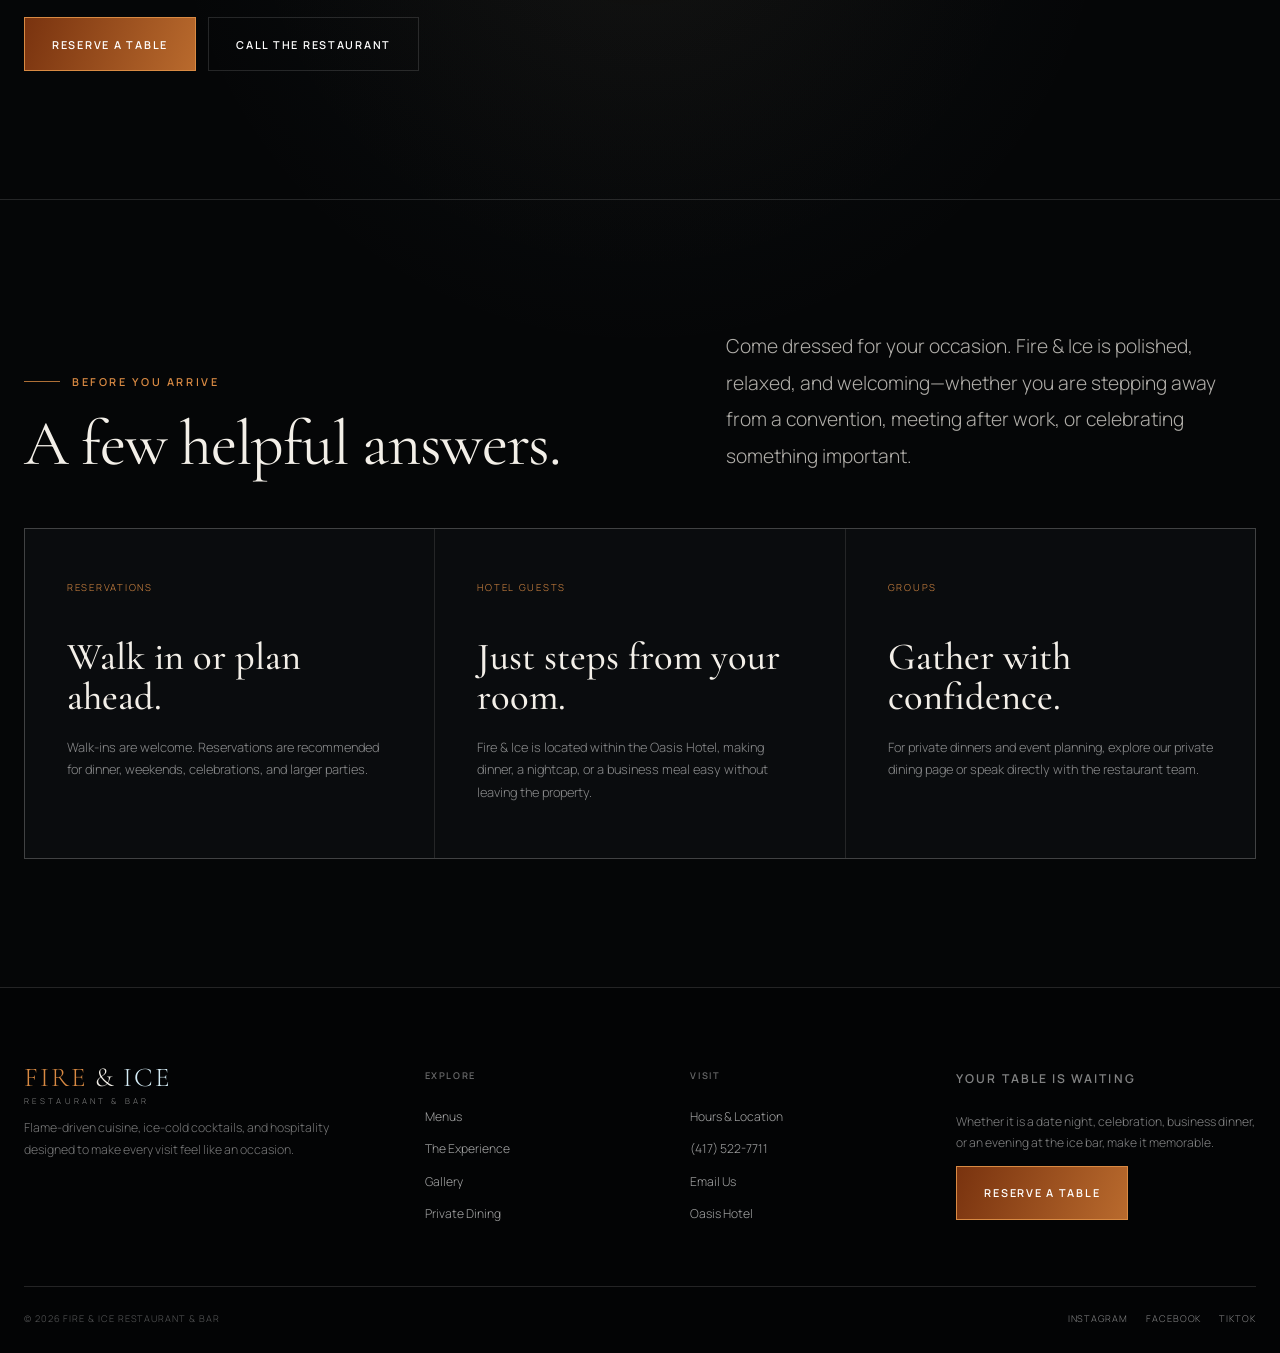
<file: contact.html>
<!doctype html>
<html lang="en">
<head>
  <script>document.documentElement.classList.add('js')</script>
  <meta charset="utf-8"><meta name="viewport" content="width=device-width, initial-scale=1">
  <title>Visit Fire & Ice | Hours, Location & Reservations</title>
  <meta name="description" content="Find Fire & Ice Restaurant & Bar inside the Oasis Hotel & Convention Center at 2546 N Glenstone Ave in Springfield, Missouri.">
  <meta name="theme-color" content="#050607"><meta property="og:image" content="assets/images/social-card.webp">
  <link rel="icon" href="favicon.svg" type="image/svg+xml">
  <link rel="manifest" href="site.webmanifest">
  <link rel="stylesheet" href="assets/css/styles.css">
</head>
<body data-page="contact">
  <div data-site-header></div>
  <main id="main-content">
    <section class="page-hero" data-element-zone="ice">
      <div class="page-hero-media"><img src="assets/images/gallery-bar-curve.webp" alt="The sculptural frozen rail at the Fire and Ice bar" fetchpriority="high"></div>
      <div class="page-hero-content"><p class="eyebrow reveal">Plan your visit</p><h1 class="h1 reveal delay-1">Meet us at the ice bar. Stay for the experience.</h1><p class="lede reveal delay-2">Located inside the Oasis Hotel &amp; Convention Center, minutes from I-44 and ready for lunch, dinner, cocktails, celebrations, and everything in between.</p></div>
    </section>

    <section class="section">
      <div class="container contact-grid">
        <div class="reveal">
          <p class="eyebrow">Fire &amp; Ice Restaurant &amp; Bar</p>
          <h2 class="h2">Everything you need for the night ahead.</h2>
          <div class="contact-list">
            <div class="contact-row"><strong>Address</strong><span>2546 N Glenstone Ave<br>Springfield, MO 65803<br><span class="muted">Inside the Oasis Hotel &amp; Convention Center</span></span></div>
            <div class="contact-row"><strong>Restaurant</strong><span>Mon–Thu · 11:00am–9:30pm<br>Fri–Sat · 11:00am–10:00pm<br>Sunday · 11:00am–9:00pm</span></div>
            <div class="contact-row"><strong>Bar</strong><span>Mon–Thu · open until 11:00pm<br>Fri–Sat · open until midnight<br>Sunday · open until 11:00pm</span></div>
            <div class="contact-row"><strong>Phone</strong><a href="tel:+14175227711">(417) 522-7711</a></div>
            <div class="contact-row"><strong>Email</strong><a href="mailto:info@oasisfireandice.com">info@oasisfireandice.com</a></div>
            <div class="contact-row"><strong>Parking</strong><span>Complimentary on-site parking is available throughout the Oasis property.</span></div>
          </div>
          <div style="display:flex;flex-wrap:wrap;gap:12px;margin-top:34px"><a class="btn solid" href="https://www.opentable.com/r/fire-and-ice-restaurant-reservations-springfield?lang=en-US&ot_source=Restaurant+website&restref=15517" target="_blank" rel="noopener">Reserve a table</a><a class="btn ghost" href="tel:+14175227711">Call the restaurant</a></div>
        </div>

        <div class="map-card reveal delay-1" aria-label="Stylized map showing Fire and Ice at the Oasis Hotel">
          <div class="map-grid" aria-hidden="true"></div><div class="map-marker" aria-hidden="true"></div>
          <div class="map-label"><strong>Fire &amp; Ice</strong><span>2546 N Glenstone Ave</span></div>
          <div class="map-actions"><a class="btn solid" href="https://www.google.com/maps/dir/?api=1&destination=2546+N+Glenstone+Ave+Springfield+MO+65803" target="_blank" rel="noopener">Get directions</a><a class="btn ghost" href="https://springfieldoasis.com/" target="_blank" rel="noopener">Oasis Hotel</a></div>
        </div>
      </div>
    </section>

    <section class="section section-rule">
      <div class="container experience-heading"><div class="reveal"><p class="eyebrow">Before you arrive</p><h2 class="h2">A few helpful answers.</h2></div><p class="lede reveal delay-1">Come dressed for your occasion. Fire &amp; Ice is polished, relaxed, and welcoming—whether you are stepping away from a convention, meeting after work, or celebrating something important.</p></div>
      <div class="container values-grid">
        <article class="value reveal"><span class="index">RESERVATIONS</span><h3 class="h3">Walk in or plan ahead.</h3><p>Walk-ins are welcome. Reservations are recommended for dinner, weekends, celebrations, and larger parties.</p></article>
        <article class="value reveal delay-1"><span class="index">HOTEL GUESTS</span><h3 class="h3">Just steps from your room.</h3><p>Fire &amp; Ice is located within the Oasis Hotel, making dinner, a nightcap, or a business meal easy without leaving the property.</p></article>
        <article class="value reveal delay-2"><span class="index">GROUPS</span><h3 class="h3">Gather with confidence.</h3><p>For private dinners and event planning, explore our private dining page or speak directly with the restaurant team.</p></article>
      </div>
    </section>
  </main>
  <div data-site-footer></div>
  <script src="assets/js/main.js"></script>
</body>
</html>
</file>
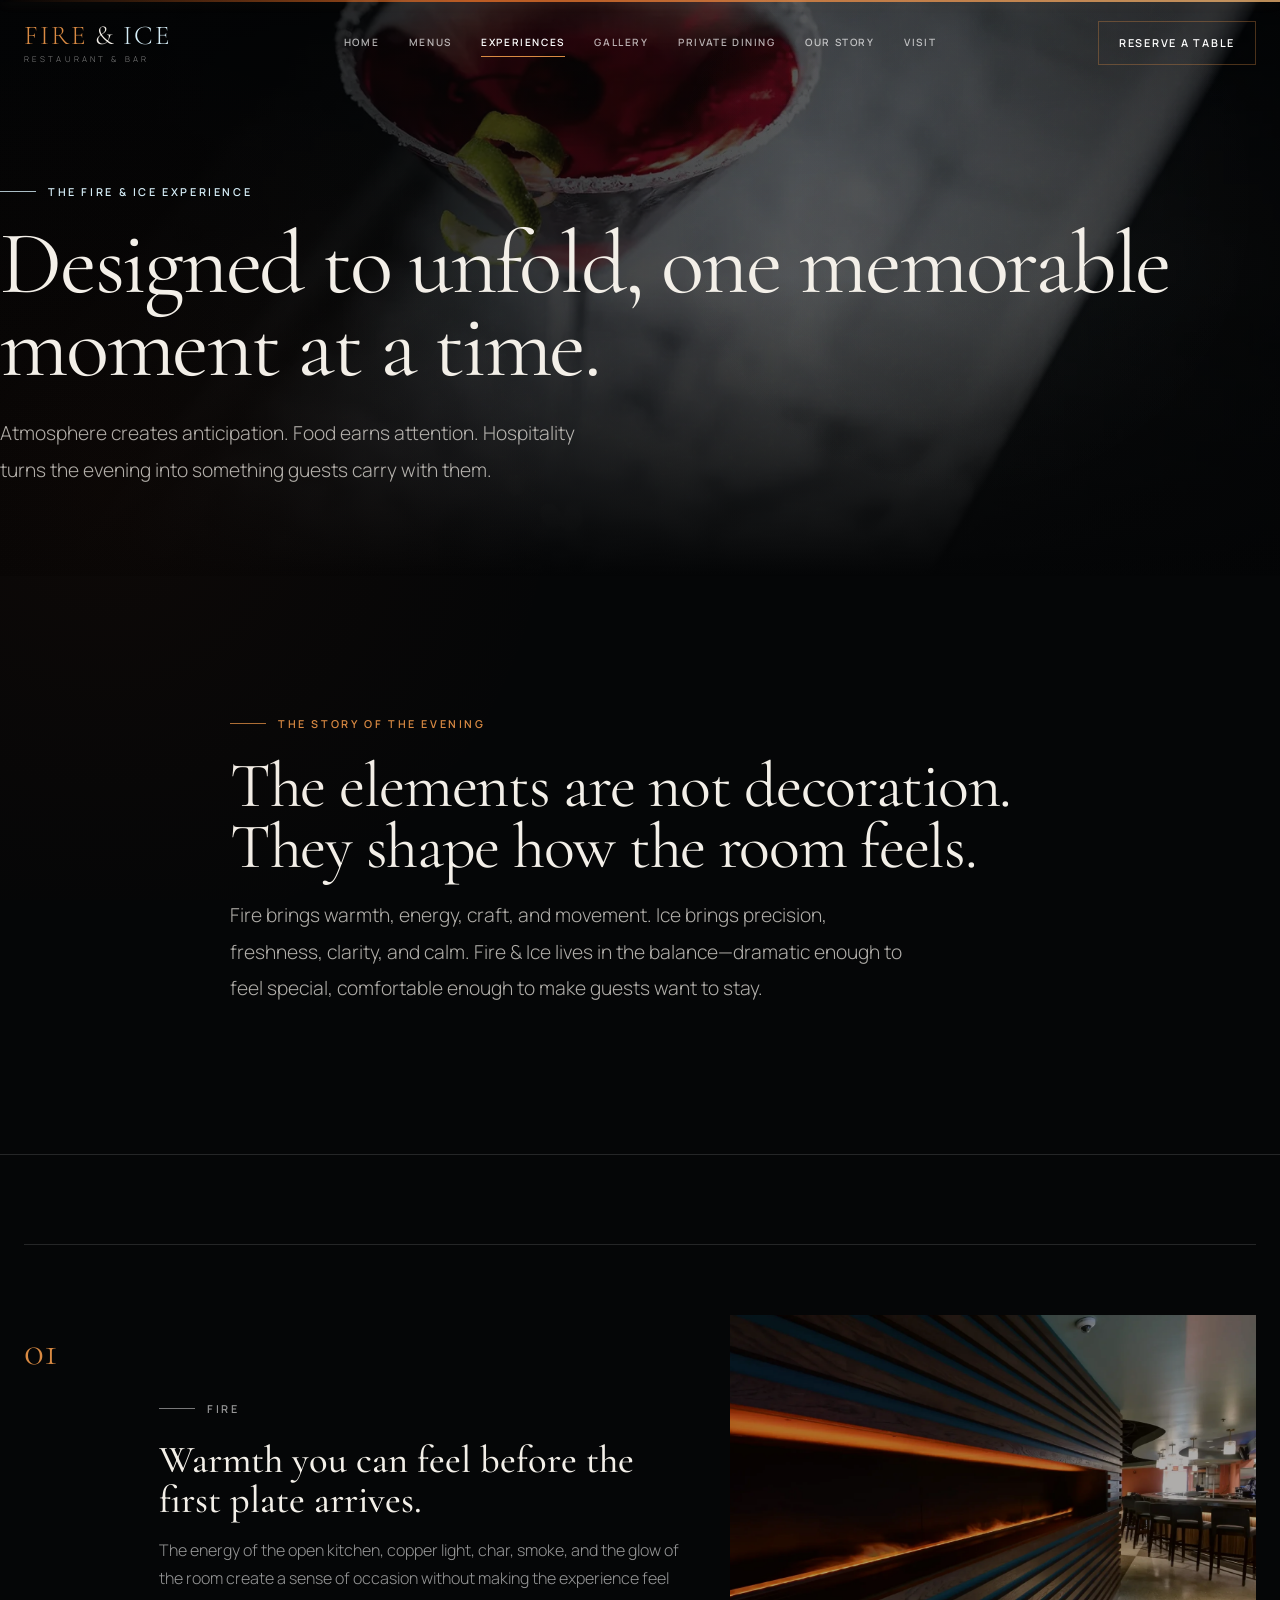
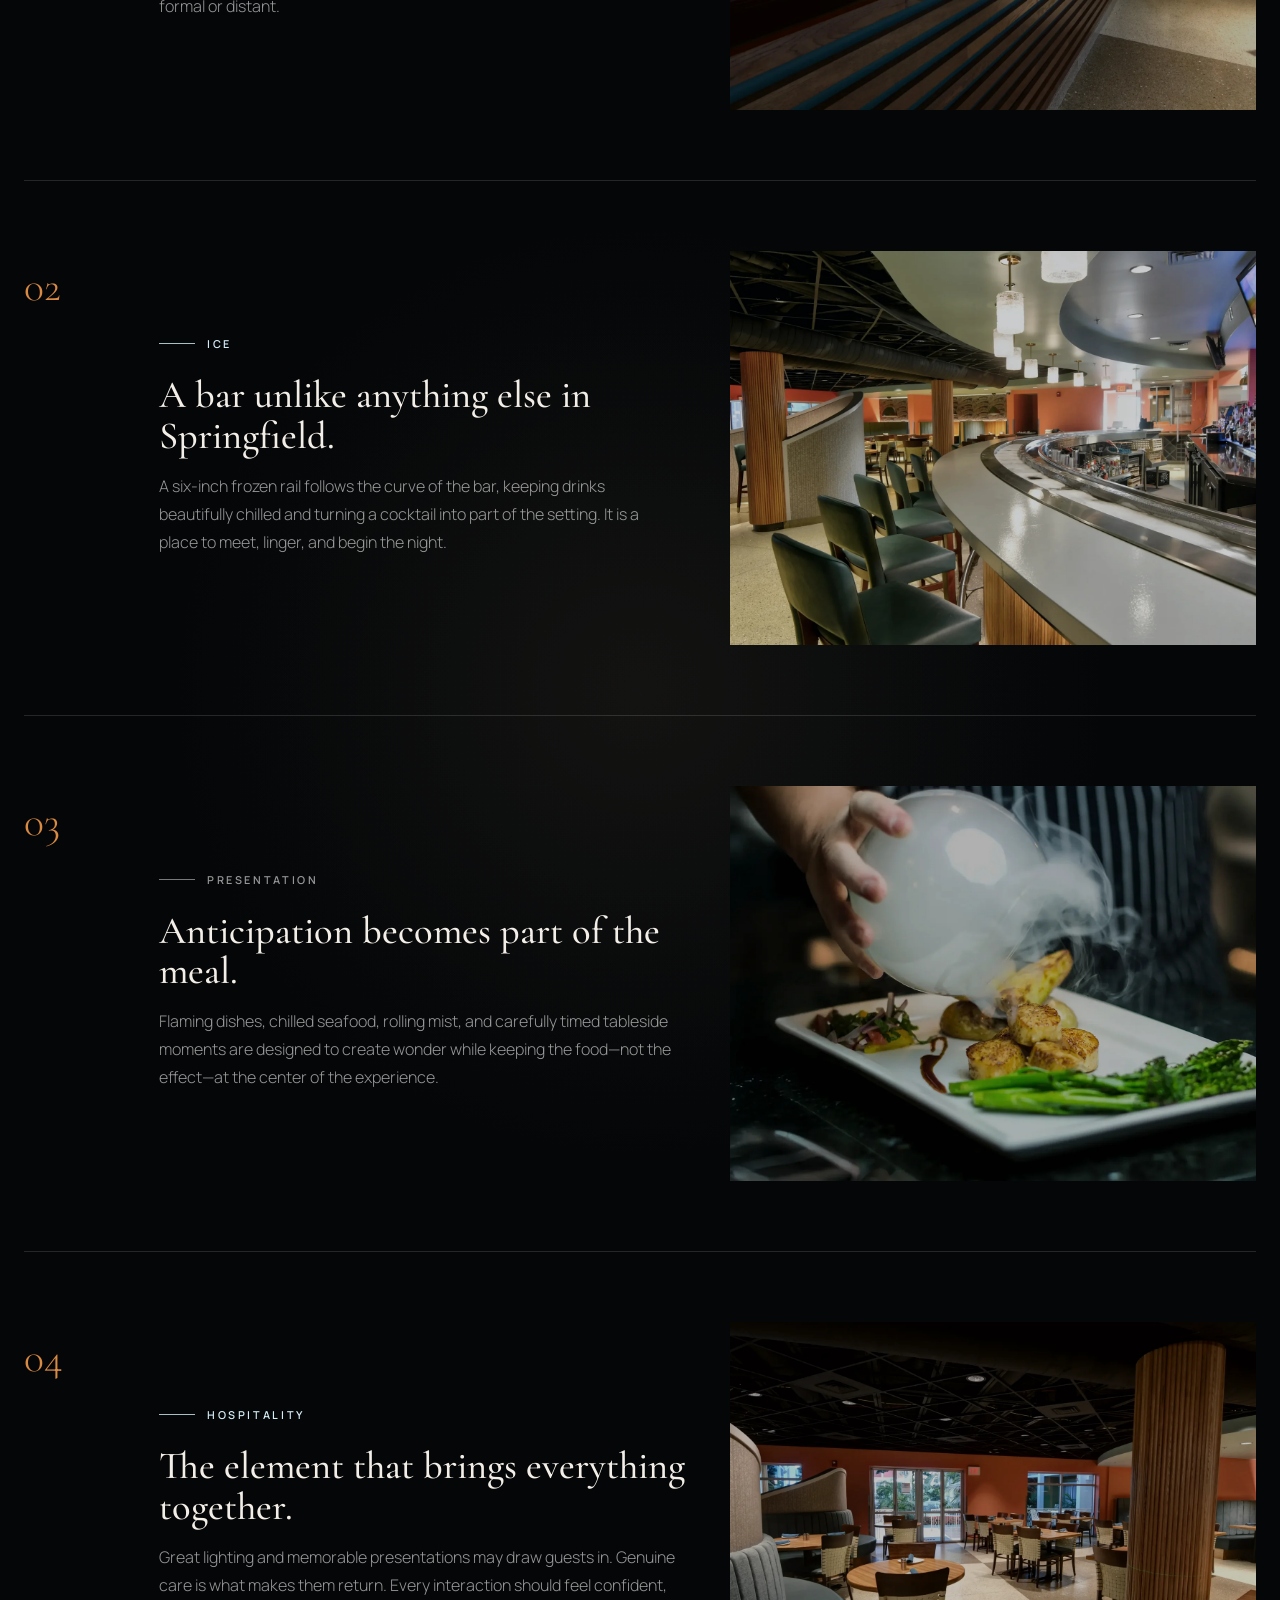
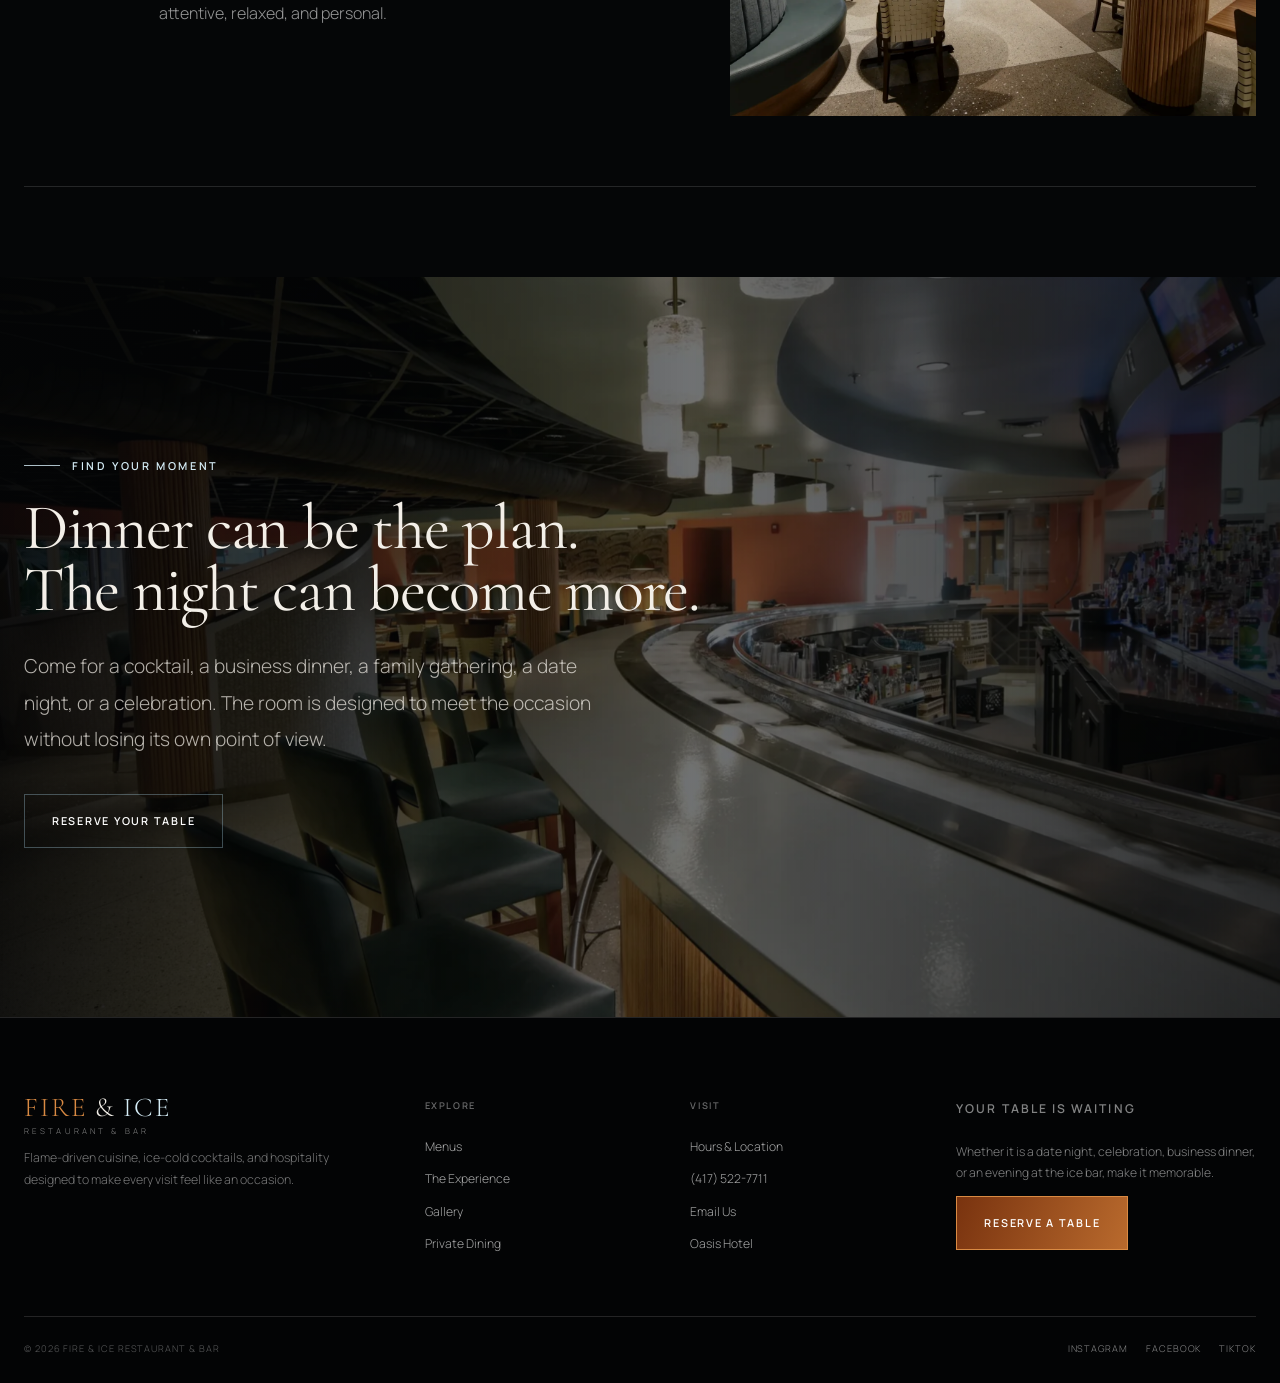
<file: experiences.html>
<!doctype html>
<html lang="en">
<head>
  <script>document.documentElement.classList.add('js')</script>
  <meta charset="utf-8"><meta name="viewport" content="width=device-width, initial-scale=1">
  <title>The Experience | Fire & Ice Restaurant & Bar</title>
  <meta name="description" content="Discover Springfield's only ice bar, open-kitchen energy, interactive presentations, and signature hospitality at Fire & Ice.">
  <meta name="theme-color" content="#050607"><meta property="og:image" content="assets/images/social-card.webp">
  <link rel="icon" href="favicon.svg" type="image/svg+xml">
  <link rel="manifest" href="site.webmanifest">
  <link rel="stylesheet" href="assets/css/styles.css">
</head>
<body data-page="experiences">
  <div data-site-header></div>
  <main id="main-content">
    <section class="page-hero" data-element-zone="ice">
      <div class="page-hero-media"><img src="assets/images/cocktail-ice.webp" alt="A crafted martini glowing on the frozen ice bar" fetchpriority="high"></div>
      <div class="page-hero-content"><p class="eyebrow ice reveal">The Fire &amp; Ice experience</p><h1 class="h1 reveal delay-1">Designed to unfold, one memorable moment at a time.</h1><p class="lede reveal delay-2">Atmosphere creates anticipation. Food earns attention. Hospitality turns the evening into something guests carry with them.</p></div>
    </section>

    <section class="section" data-element-zone="both">
      <div class="narrow reveal"><p class="eyebrow">The story of the evening</p><h2 class="h2">The elements are not decoration. They shape how the room feels.</h2><p class="lede">Fire brings warmth, energy, craft, and movement. Ice brings precision, freshness, clarity, and calm. Fire &amp; Ice lives in the balance—dramatic enough to feel special, comfortable enough to make guests want to stay.</p></div>
    </section>

    <section class="section-tight section-rule" id="fire" data-element-zone="fire">
      <div class="container">
        <article class="story-step reveal">
          <div class="story-number">01</div>
          <div class="story-copy"><p class="eyebrow">Fire</p><h2 class="h3">Warmth you can feel before the first plate arrives.</h2><p>The energy of the open kitchen, copper light, char, smoke, and the glow of the room create a sense of occasion without making the experience feel formal or distant.</p></div>
          <div class="story-image tilt-card"><img src="assets/images/fireplace.webp" alt="The warm fire feature inside Fire and Ice" loading="lazy"></div>
        </article>

        <article class="story-step reveal" id="icebar">
          <div class="story-number">02</div>
          <div class="story-copy"><p class="eyebrow ice">Ice</p><h2 class="h3">A bar unlike anything else in Springfield.</h2><p>A six-inch frozen rail follows the curve of the bar, keeping drinks beautifully chilled and turning a cocktail into part of the setting. It is a place to meet, linger, and begin the night.</p></div>
          <div class="story-image tilt-card"><img src="assets/images/icebar-wide.webp" alt="The sculptural curved ice bar at Fire and Ice" loading="lazy"></div>
        </article>

        <article class="story-step reveal" id="presentations">
          <div class="story-number">03</div>
          <div class="story-copy"><p class="eyebrow">Presentation</p><h2 class="h3">Anticipation becomes part of the meal.</h2><p>Flaming dishes, chilled seafood, rolling mist, and carefully timed tableside moments are designed to create wonder while keeping the food—not the effect—at the center of the experience.</p></div>
          <div class="story-image tilt-card"><img src="assets/images/experience-smoke.webp" alt="A dramatic dish revealed through rolling smoke" loading="lazy"></div>
        </article>

        <article class="story-step reveal">
          <div class="story-number">04</div>
          <div class="story-copy"><p class="eyebrow ice">Hospitality</p><h2 class="h3">The element that brings everything together.</h2><p>Great lighting and memorable presentations may draw guests in. Genuine care is what makes them return. Every interaction should feel confident, attentive, relaxed, and personal.</p></div>
          <div class="story-image tilt-card"><img src="assets/images/dining-room.webp" alt="The dining room prepared for attentive hospitality" loading="lazy"></div>
        </article>
      </div>
    </section>

    <section class="element-band section" data-element-zone="ice">
      <div class="element-band-media"><img src="assets/images/icebar-wide.webp" alt="The curved ice bar at Fire and Ice" loading="lazy" data-parallax="24"></div>
      <div class="element-band-copy"><div class="reveal"><p class="eyebrow ice">Find your moment</p><h2 class="h2">Dinner can be the plan.<br>The night can become more.</h2><p class="lede">Come for a cocktail, a business dinner, a family gathering, a date night, or a celebration. The room is designed to meet the occasion without losing its own point of view.</p><a class="btn ice-btn" href="https://www.opentable.com/r/fire-and-ice-restaurant-reservations-springfield?lang=en-US&ot_source=Restaurant+website&restref=15517" target="_blank" rel="noopener">Reserve your table</a></div></div>
    </section>
  </main>
  <div data-site-footer></div>
  <script src="assets/js/main.js"></script>
</body>
</html>
</file>
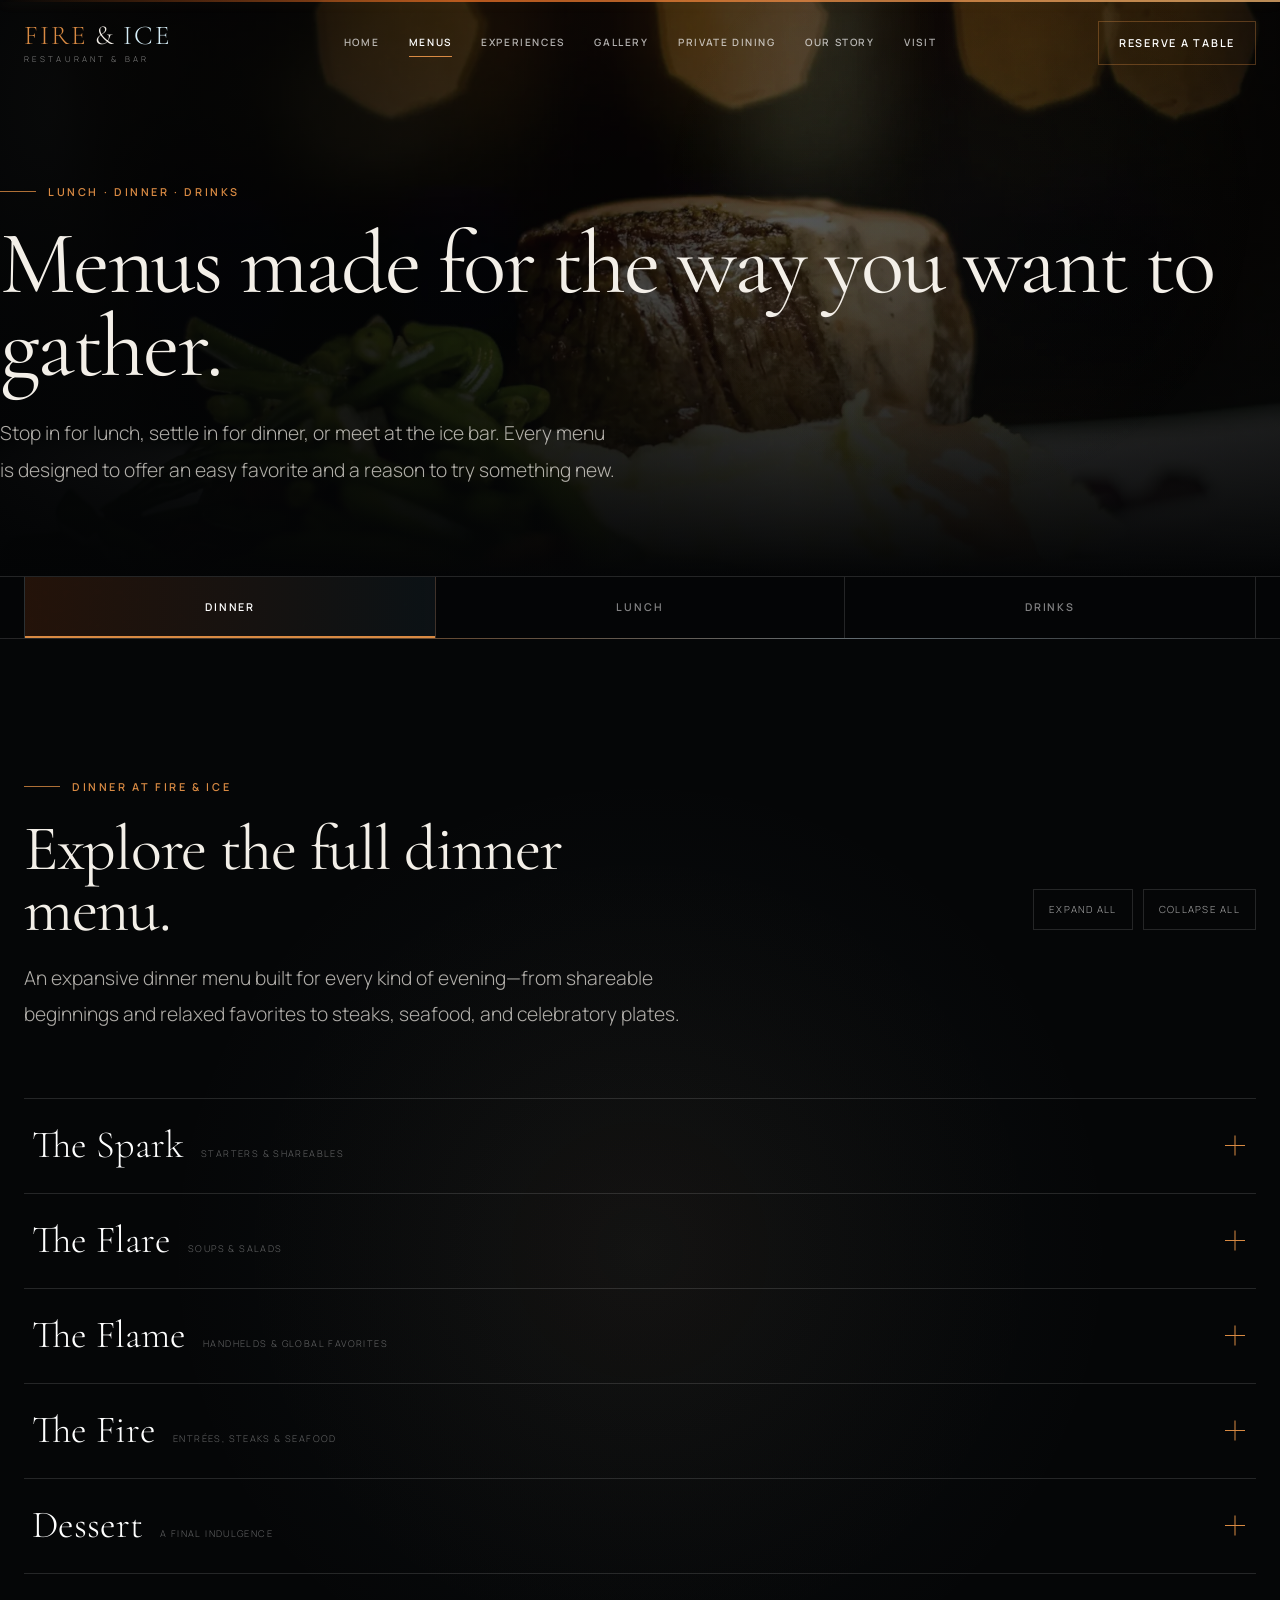
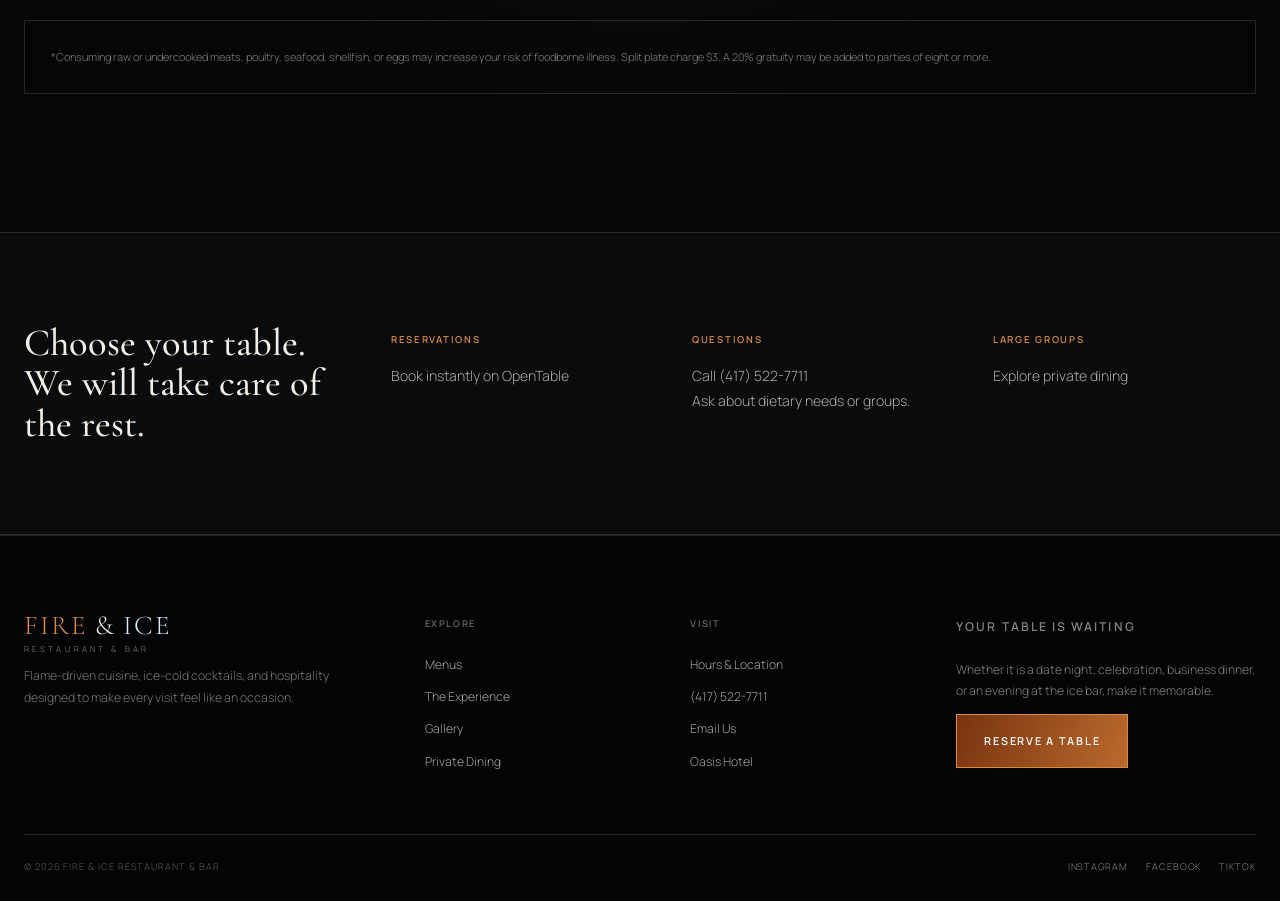
<file: menu.html>
<!doctype html>
<html lang="en">
<head>
  <script>document.documentElement.classList.add('js')</script>
  <meta charset="utf-8"><meta name="viewport" content="width=device-width, initial-scale=1">
  <title>Menus | Fire & Ice Restaurant & Bar</title>
  <meta name="description" content="Explore the full lunch, dinner, cocktail, wine, beer, and spirits menus at Fire & Ice Restaurant & Bar in Springfield, Missouri.">
  <meta name="theme-color" content="#050607"><meta property="og:image" content="assets/images/social-card.webp">
  <link rel="icon" href="favicon.svg" type="image/svg+xml">
  <link rel="manifest" href="site.webmanifest">
  <link rel="stylesheet" href="assets/css/styles.css">
</head>
<body data-page="menu">
  <div data-site-header></div>
  <main id="main-content">
    <section class="page-hero" data-element-zone="fire">
      <div class="page-hero-media"><img src="assets/images/steak.webp" alt="A flame-grilled steak presented in dramatic restaurant lighting" fetchpriority="high"></div>
      <div class="page-hero-content"><p class="eyebrow reveal">Lunch · Dinner · Drinks</p><h1 class="h1 reveal delay-1">Menus made for the way you want to gather.</h1><p class="lede reveal delay-2">Stop in for lunch, settle in for dinner, or meet at the ice bar. Every menu is designed to offer an easy favorite and a reason to try something new.</p></div>
    </section>

    <div class="menu-tabs-wrap"><div class="menu-tabs" data-menu-tabs role="tablist" aria-label="Choose a menu"></div></div>
    <section class="section menu-shell" data-element-zone="both">
      <div class="container" data-menu-app></div>
    </section>

    <section class="section-tight visit-band">
      <div class="container visit-grid">
        <h3 class="h3">Choose your table. We will take care of the rest.</h3>
        <div class="visit-item"><span class="label">Reservations</span><p><a href="https://www.opentable.com/r/fire-and-ice-restaurant-reservations-springfield?lang=en-US&ot_source=Restaurant+website&restref=15517" target="_blank" rel="noopener">Book instantly on OpenTable</a></p></div>
        <div class="visit-item"><span class="label">Questions</span><p><a href="tel:+14175227711">Call (417) 522-7711</a><br>Ask about dietary needs or groups.</p></div>
        <div class="visit-item"><span class="label">Large groups</span><p><a href="private-dining.html">Explore private dining</a></p></div>
      </div>
    </section>
  </main>
  <div data-site-footer></div>
  <script src="assets/js/menu-data-dinner.js"></script>
  <script src="assets/js/menu-data-lunch.js"></script>
  <script src="assets/js/menu-data-drinks-a.js"></script>
  <script src="assets/js/menu-data-drinks-b.js"></script>
  <script src="assets/js/main.js"></script>
  <script src="assets/js/menu.js"></script>
</body>
</html>
</file>
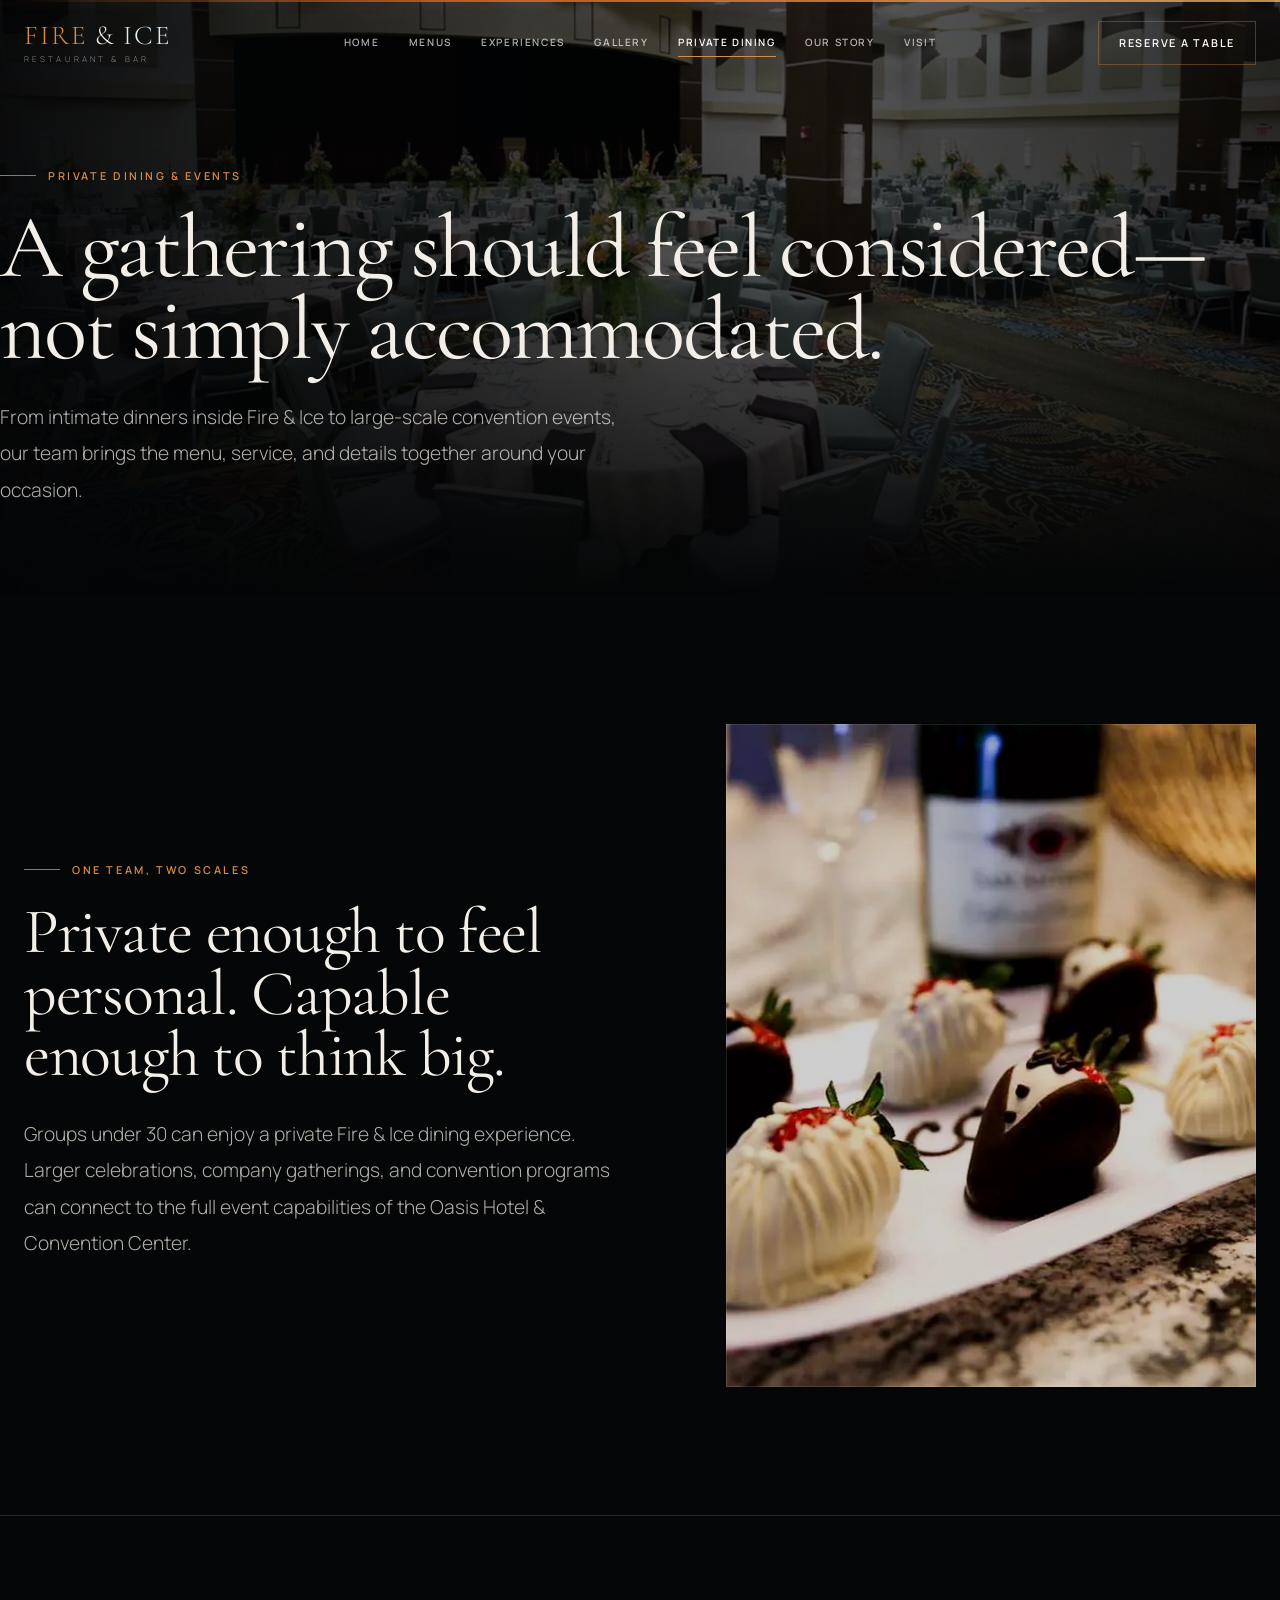
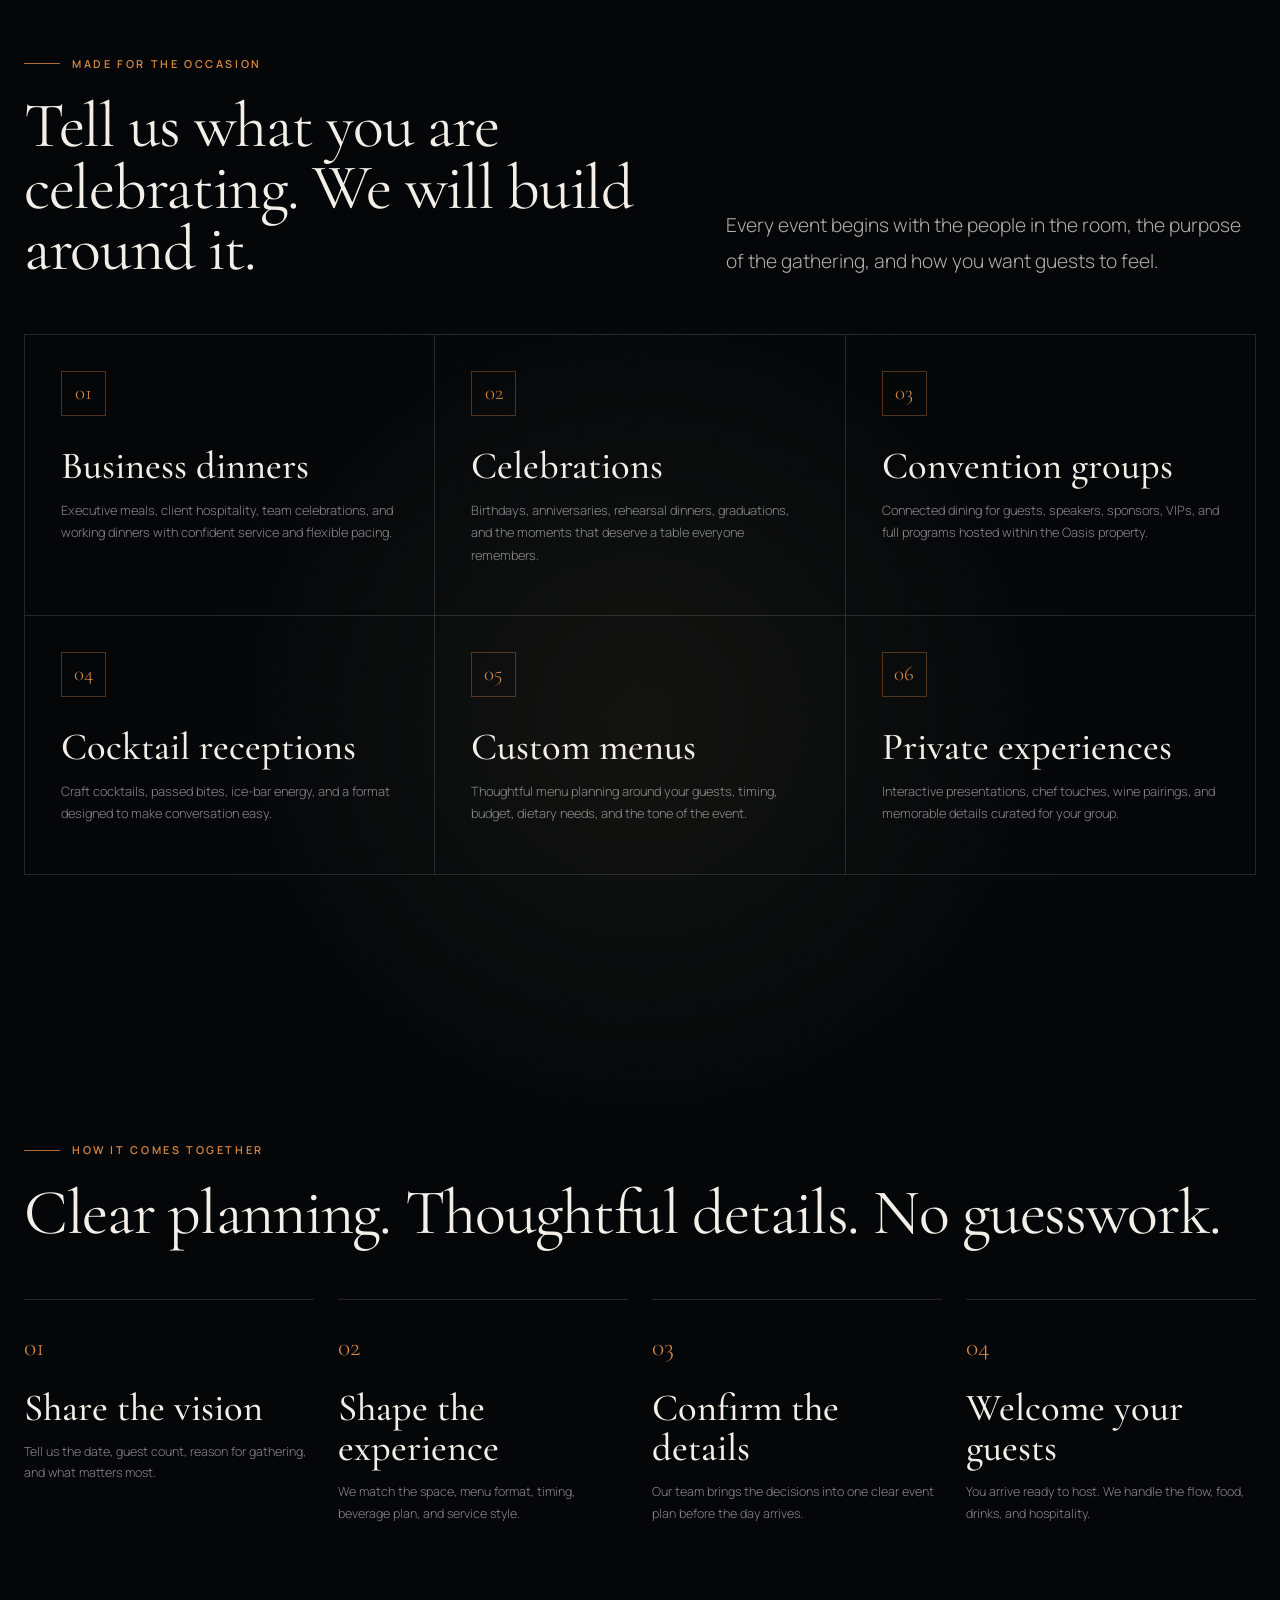
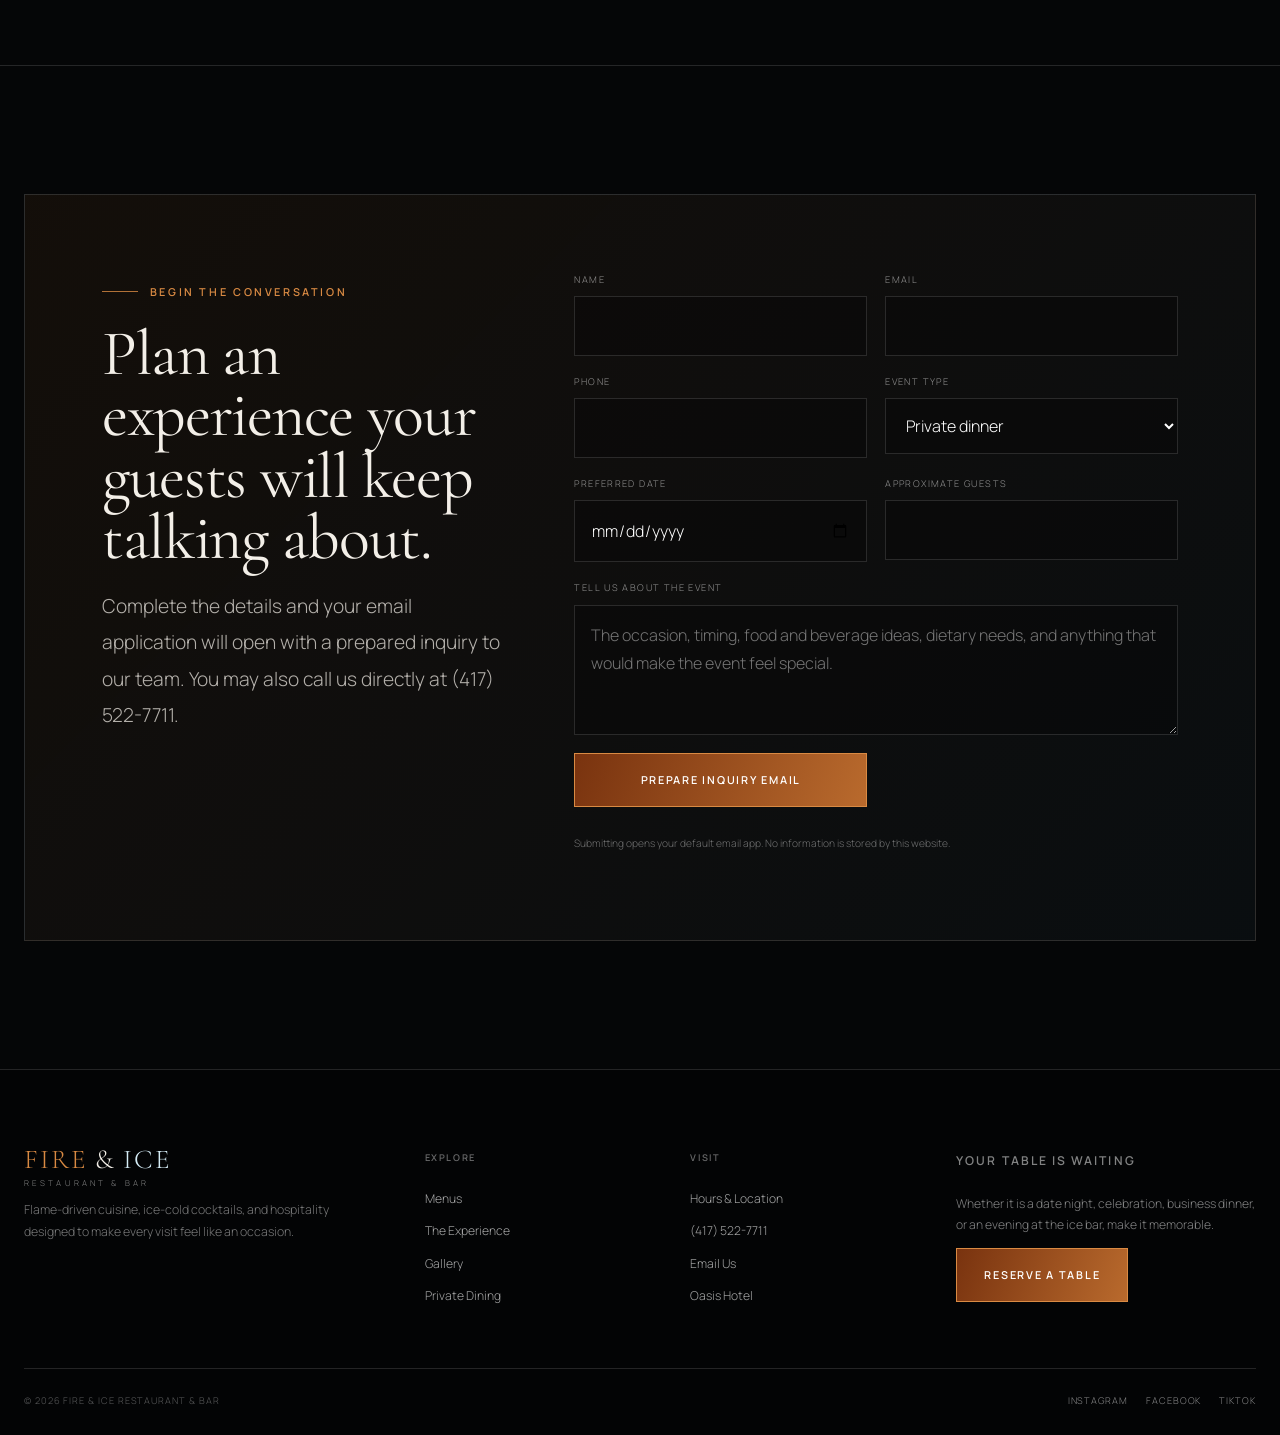
<file: private-dining.html>
<!doctype html>
<html lang="en">
<head>
  <script>document.documentElement.classList.add('js')</script>
  <meta charset="utf-8"><meta name="viewport" content="width=device-width, initial-scale=1">
  <title>Private Dining & Events | Fire & Ice</title>
  <meta name="description" content="Plan private dinners, celebrations, business events, and convention dining with Fire & Ice and the Oasis Hotel & Convention Center.">
  <meta name="theme-color" content="#050607"><meta property="og:image" content="assets/images/social-card.webp">
  <link rel="icon" href="favicon.svg" type="image/svg+xml">
  <link rel="manifest" href="site.webmanifest">
  <link rel="stylesheet" href="assets/css/styles.css">
</head>
<body data-page="events">
  <div data-site-header></div>
  <main id="main-content">
    <section class="page-hero" data-element-zone="fire">
      <div class="page-hero-media"><img src="assets/images/convention-center.webp" alt="An elegant private event prepared at the Oasis Hotel and Convention Center" fetchpriority="high"></div>
      <div class="page-hero-content"><p class="eyebrow reveal">Private dining &amp; events</p><h1 class="h1 reveal delay-1">A gathering should feel considered—not simply accommodated.</h1><p class="lede reveal delay-2">From intimate dinners inside Fire &amp; Ice to large-scale convention events, our team brings the menu, service, and details together around your occasion.</p></div>
    </section>

    <section class="section" data-element-zone="both">
      <div class="container intro-grid">
        <div class="intro-copy reveal"><p class="eyebrow">One team, two scales</p><h2 class="h2">Private enough to feel personal. Capable enough to think big.</h2><p class="lede">Groups under 30 can enjoy a private Fire &amp; Ice dining experience. Larger celebrations, company gatherings, and convention programs can connect to the full event capabilities of the Oasis Hotel &amp; Convention Center.</p></div>
        <div class="menu-preview-media reveal delay-1 tilt-card"><img src="assets/images/event-desserts.webp" alt="A refined catered dessert presentation" loading="lazy" data-parallax="18"></div>
      </div>
    </section>

    <section class="section section-rule">
      <div class="container">
        <div class="experience-heading"><div class="reveal"><p class="eyebrow">Made for the occasion</p><h2 class="h2">Tell us what you are celebrating. We will build around it.</h2></div><p class="lede reveal delay-1">Every event begins with the people in the room, the purpose of the gathering, and how you want guests to feel.</p></div>
        <div class="event-types">
          <article class="event-type reveal"><div class="event-type-icon">01</div><h3 class="h3">Business dinners</h3><p>Executive meals, client hospitality, team celebrations, and working dinners with confident service and flexible pacing.</p></article>
          <article class="event-type reveal delay-1"><div class="event-type-icon">02</div><h3 class="h3">Celebrations</h3><p>Birthdays, anniversaries, rehearsal dinners, graduations, and the moments that deserve a table everyone remembers.</p></article>
          <article class="event-type reveal delay-2"><div class="event-type-icon">03</div><h3 class="h3">Convention groups</h3><p>Connected dining for guests, speakers, sponsors, VIPs, and full programs hosted within the Oasis property.</p></article>
          <article class="event-type reveal"><div class="event-type-icon">04</div><h3 class="h3">Cocktail receptions</h3><p>Craft cocktails, passed bites, ice-bar energy, and a format designed to make conversation easy.</p></article>
          <article class="event-type reveal delay-1"><div class="event-type-icon">05</div><h3 class="h3">Custom menus</h3><p>Thoughtful menu planning around your guests, timing, budget, dietary needs, and the tone of the event.</p></article>
          <article class="event-type reveal delay-2"><div class="event-type-icon">06</div><h3 class="h3">Private experiences</h3><p>Interactive presentations, chef touches, wine pairings, and memorable details curated for your group.</p></article>
        </div>
      </div>
    </section>

    <section class="section">
      <div class="container">
        <div class="reveal"><p class="eyebrow">How it comes together</p><h2 class="h2">Clear planning. Thoughtful details. No guesswork.</h2></div>
        <div class="process-grid" style="margin-top:56px">
          <article class="process-item reveal"><h3 class="h3">Share the vision</h3><p>Tell us the date, guest count, reason for gathering, and what matters most.</p></article>
          <article class="process-item reveal delay-1"><h3 class="h3">Shape the experience</h3><p>We match the space, menu format, timing, beverage plan, and service style.</p></article>
          <article class="process-item reveal delay-2"><h3 class="h3">Confirm the details</h3><p>Our team brings the decisions into one clear event plan before the day arrives.</p></article>
          <article class="process-item reveal delay-3"><h3 class="h3">Welcome your guests</h3><p>You arrive ready to host. We handle the flow, food, drinks, and hospitality.</p></article>
        </div>
      </div>
    </section>

    <section class="section section-rule">
      <div class="container inquiry-shell reveal">
        <div><p class="eyebrow">Begin the conversation</p><h2 class="h2">Plan an experience your guests will keep talking about.</h2><p class="lede">Complete the details and your email application will open with a prepared inquiry to our team. You may also call us directly at <a href="tel:+14175227711">(417) 522-7711</a>.</p></div>
        <form class="inquiry-form" data-inquiry-form>
          <div class="field"><label for="event-name">Name</label><input id="event-name" name="name" autocomplete="name" required></div>
          <div class="field"><label for="event-email">Email</label><input id="event-email" name="email" type="email" autocomplete="email" required></div>
          <div class="field"><label for="event-phone">Phone</label><input id="event-phone" name="phone" type="tel" autocomplete="tel"></div>
          <div class="field"><label for="event-type">Event type</label><select id="event-type" name="eventType"><option>Private dinner</option><option>Business dinner</option><option>Celebration</option><option>Convention event</option><option>Cocktail reception</option><option>Other</option></select></div>
          <div class="field"><label for="event-date">Preferred date</label><input id="event-date" name="date" type="date"></div>
          <div class="field"><label for="event-guests">Approximate guests</label><input id="event-guests" name="guests" type="number" min="2" inputmode="numeric"></div>
          <div class="field full"><label for="event-message">Tell us about the event</label><textarea id="event-message" name="message" placeholder="The occasion, timing, food and beverage ideas, dietary needs, and anything that would make the event feel special."></textarea></div>
          <button class="btn solid" type="submit">Prepare inquiry email</button>
          <p class="form-note">Submitting opens your default email app. No information is stored by this website.</p>
        </form>
      </div>
    </section>
  </main>
  <div data-site-footer></div>
  <script src="assets/js/main.js"></script>
</body>
</html>
</file>
<file: assets/css/styles.css>
@import url("styles-1.css");
@import url("styles-2.css");
@import url("styles-3.css");
@import url("styles-4.css");
@import url("motion-wow.css");
</file>
